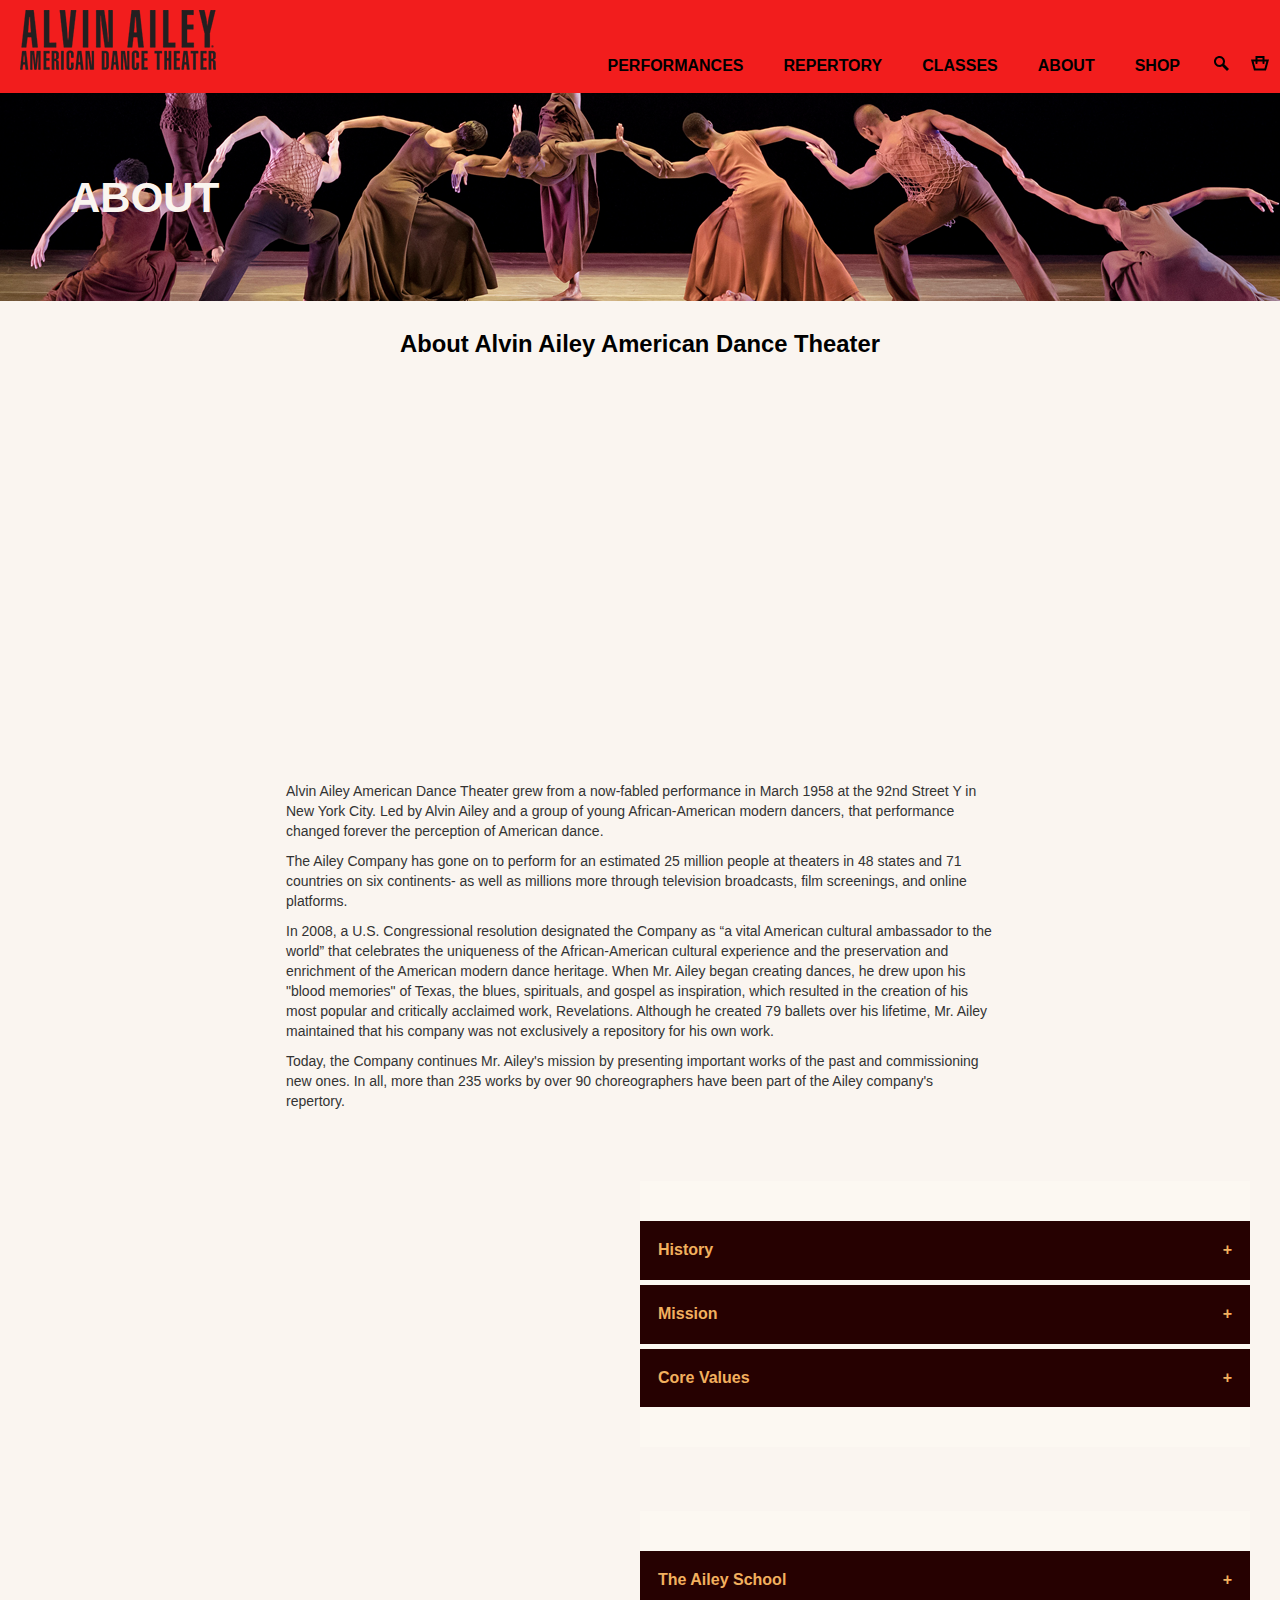
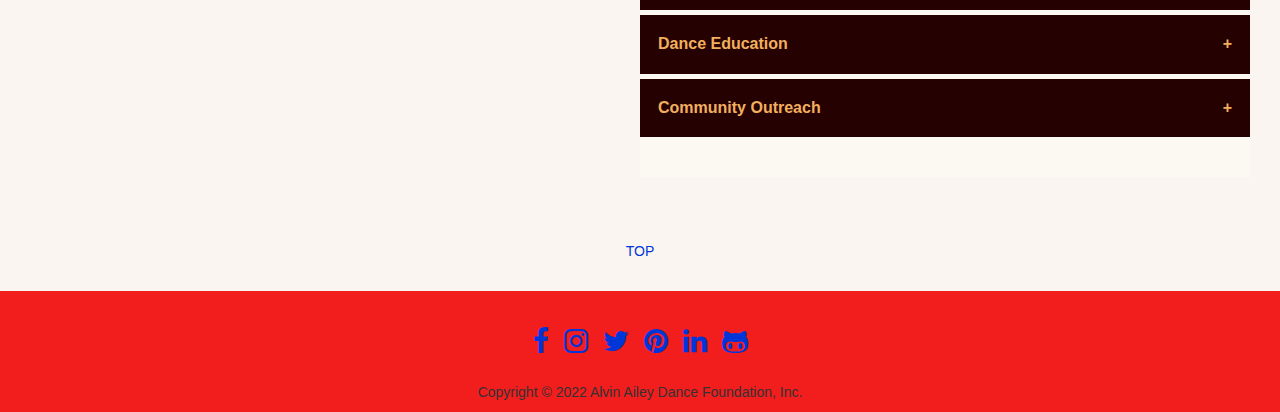
<file: about.html>
<html lang="en">
    <head>
        <meta http-equiv="Content-Type" content="text/html; charset=UTF-8" />
        <meta name="viewport" content="width=device-width, initial-scale=1" />
        <!-- START BOOTSTRAP 5 CDN -->
            <!-- Latest compiled and minified CSS -->
            <link rel="stylesheet" href="https://maxcdn.bootstrapcdn.com/bootstrap/3.4.1/css/bootstrap.min.css">
      
      <!-- /END BOOTSTRAP 5 CDN -->
      <link rel="stylesheet" href="https://cdnjs.cloudflare.com/ajax/libs/font-awesome/4.7.0/css/font-awesome.min.css" />
      <link rel="stylesheet" type="text/css" href="./assets/stylesheets/styles.css" />
        <title>Alvin Ailey American Dance Company - Case Study</title>
      
      </head>
      
      <body>
        <header>
          <a class="logo" href="index.html"><span><img src="assets/images/aailey-logo3.png" alt="Alvin Ailey American Dance Company"></span></a>
          <nav>
            <ul>
              <li><img src="assets/images/shoppingcart.png" width="40" alt="shopping cart"></li>
              <li><img src="assets/images/magglass.png" width="40" alt="search"></li>
              <li><a href="shop.html">SHOP</a></li>
              <li class="active-page"><a href="about.html">ABOUT</a></li>
              <li><a href="classes.html">CLASSES</a></li>  
              <li><a href="repertory.html">REPERTORY</a></li>
              <li><a href="performances.html">PERFORMANCES</a></li>
               
            </ul>
      
            <div class="dropdown">
              <button class="dropbtn">MENU</button>
              <div class="dropdown-content">
                <a href="performances.html">Performances</a>
                <a href="repertory.html">Repertory</a>
                <a href="classes.html">Classes</a>
                <a class="active-menu-item" href="about.html">About</a>
                <a href="shop.html">Shop</a>
              </div>
            </div>
          </nav>
        </header>

<!-- HEADER IMAGE -->
        <section>
          <header class="page-5"><span class="banner-label">ABOUT</span></header>
      </section>



  <article style="width: 60%; margin: auto;">
    <div style="vertical-align: top; min-width: 500px; padding: 30px;">
  
      <h1 style="text-align: center;">About Alvin Ailey American Dance Theater</h1>
    
      <p style="text-align: center; padding-bottom: 30px;">
        <!-- class="float-right padding-left" -->
        <iframe width="640" height="360" src="https://www.youtube.com/embed/PHcM4HJEgs4" title="YouTube video player" frameborder="0" allow="accelerometer; autoplay; clipboard-write; encrypted-media; gyroscope; picture-in-picture" allowfullscreen></iframe><br>
      
      </p>
      <p>

          Alvin Ailey American Dance Theater grew from a now-fabled performance in March 1958 at the 92nd Street Y in New York City. Led by Alvin Ailey and a group of young African-American modern dancers, that performance changed forever the perception of American dance.
      </p>
       <p> The Ailey Company has gone on to perform for an estimated 25 million people at theaters in 48 states and 71 countries on six continents- as well as millions more through television broadcasts, film screenings, and online platforms.
       </p>   
       <p>
          In 2008, a U.S. Congressional resolution designated the Company as “a vital American cultural ambassador to the world” that celebrates the uniqueness of the African-American cultural experience and the preservation and enrichment of the American modern dance heritage. When Mr. Ailey began creating dances, he drew upon his "blood memories" of Texas, the blues, spirituals, and gospel as inspiration, which resulted in the creation of his most popular and critically acclaimed work, Revelations. Although he created 79 ballets over his lifetime, Mr. Ailey maintained that his company was not exclusively a repository for his own work.
        </p>
        <p> 
          Today, the Company continues Mr. Ailey's mission by presenting important works of the past and commissioning new ones. In all, more than 235 works by over 90 choreographers have been part of the Ailey company's repertory.
      </p>
    
    </div>
  </article>
  

  <section>
  <div style="padding: 30px; width: 100%; text-align: left">

    <!-- iframe width="480" height="270" src="https://www.youtube.com/embed/PHcM4HJEgs4?start=5" title="YouTube video player" frameborder="0" allow="accelerometer; autoplay; clipboard-write; encrypted-media; gyroscope; picture-in-picture" allowfullscreen></iframe -->

    <iframe width="480" height="270" src="https://www.youtube.com/embed/tNqaixKbrjs?start=24" title="YouTube video player" frameborder="0" allow="accelerometer; autoplay; clipboard-write; encrypted-media; gyroscope; picture-in-picture" allowfullscreen></iframe>


    <section style="width: 50%; float: right; padding: 40px 0px 40px 0px; background-color:#fcf8f2;">

      <button class="collapsible">History</button>
      <div class="content">
        <p>In 1958, Alvin Ailey founded Alvin Ailey American Dance Theater to carry out his vision of a company dedicated to enriching the American modern dance heritage and preserving the uniqueness of the African-American cultural experience. He established the Alvin Ailey American Dance Center (now The Ailey School) in 1969 and formed the Alvin Ailey Repertory Ensemble (now Ailey II) in 1974. Mr. Ailey was a pioneer of programs promoting arts in education, particularly those benefiting underserved communities. 
  </p><p>
          Mr. Ailey said, “I am trying to show the world we are all human beings, that color is not important, that what is important is the quality of our work, of a culture in which the young are not afraid to take chances and can hold onto their values and self-esteem, especially in the arts and in dance. That's what it's all about to me.”</p>
      </div>
      <span style="line-height:5px;">&nbsp;</span>
      <button class="collapsible">Mission</button>
      <div class="content">
        <p>The mission of Alvin Ailey Dance Foundation is to further the pioneering vision of the choreographer, dancer, and cultural leader Alvin Ailey by building an extended cultural community which provides dance performances, training and education, and community programs for all people. This performing arts community plays a crucial social role, using the beauty and humanity of the African-American heritage and other cultures to unite people of all races, ages and backgrounds.</p>
      </div>

      <span style="line-height:5px;">&nbsp;</span>
      <button class="collapsible">Core Values</button>
      <div class="content">
        <p>
          <ul>
            <li><b>Reaching Excellence - Innovation with Passion:</b> Alvin Ailey's ground-breaking legacy drives us to ever-greater heights of excellence, which we pursue with integrity, commitment, and creativity - now and into the future.</li>
            <li><b>Moved to Inspire - Inspired to Move:</b> Mr. Ailey taught us to “hold a mirror to society so that people can see how beautiful they are.” Our performances and programs illuminate the spirit, unlock potential, and spark change.</li>
            <li><b>Build Community - Celebrate Diversity:</b> The Ailey organization expresses itself through the universal language of dance, rooted in African-American tradition. On stage and off, we seek to bring together an inclusive community.</li>
            <li><b>Progress with Purpose - Perform with Respect:</b> We connect through a common love of dance and treasure our heritage. We aim to be collaborative and nimble, while maintaining a cohesive and supportive work environment.</li>
          </ul>
         </p>
      </div>
    </section>
    

  </div>
  </section>

  <section>
    <div style="padding: 30px; width: 100%; text-align: left">
  
      <!-- iframe width="480" height="270" src="https://www.youtube.com/embed/PHcM4HJEgs4?start=5" title="YouTube video player" frameborder="0" allow="accelerometer; autoplay; clipboard-write; encrypted-media; gyroscope; picture-in-picture" allowfullscreen></iframe -->

      <iframe width="480" height="270" src="https://www.youtube.com/embed/OEAONfgYCwc" title="YouTube video player" frameborder="0" allow="accelerometer; autoplay; clipboard-write; encrypted-media; gyroscope; picture-in-picture" allowfullscreen></iframe>
  
      <section style="width: 50%; float: right; padding: 40px 0px 40px 0px; background-color:#fcf8f2;">
  
        <button class="collapsible">The Ailey School</button>
        <div class="content">
          <p>The Ailey School honors the vision of Alvin Ailey by providing superior professional dance training and artistic leadership. Students of all ages and nationalities come from all over the world to train in our nurturing environment of creativity, passion, and professionalism through an accredited curriculum led by esteemed faculty, staff, and choreographers who produce outstanding dance professionals of tomorrow.
    </p><p>
            Mr. Ailey said, “I am trying to show the world we are all human beings, that color is not important, that what is important is the quality of our work, of a culture in which the young are not afraid to take chances and can hold onto their values and self-esteem, especially in the arts and in dance. That's what it's all about to me.”</p>
        </div>
        <span style="line-height:5px;">&nbsp;</span>
        <button class="collapsible">Dance Education</button>
        <div class="content">
          <p>Our prestigious faculty trains 3,500 students annually in our Professional Division and Junior Division programs for aspiring dancers.</p>
          <p>Since 1969 and guided by Mr. Ailey's mission that dance is for everybody, the School offers programs for aspiring dancers with 3 to 5 years prior dance training, as well as open classes for professionals and recreational classes for dance enthusiasts of all levels.</p>  
          <p>A proven path to success, The Ailey School has trained 75% of the current members of the Alvin Ailey American Dance Theater and our alumni have forged successful careers throughout the globe as performers, choreographers, artistic directors, and dance educators. 
            </p>
        </div>
  
        <span style="line-height:5px;">&nbsp;</span>
        <button class="collapsible">Community Outreach</button>
        <div class="content">
          <p>
            Working in public and charter schools, Ailey Arts In Education conducts week-long residencies in cities where Alvin Ailey American Dance Theater performs on tour. The residencies follow a unique Revelations or Night Creature curriculum, designed for school-age youth. Each curriculum introduces students to the life and accomplishments of Alvin Ailey and one of his signature works.
           </p>
        </div>
      </section>
      
  
    </div>
    </section>

    <div class="to-top"><a href="#">TOP</a></div>

    <footer style="width: 100%; justify-content: center;">
      <div class="social-icon" style="justify-content: center;">
        <!-- Facebook -->
        <a href="index.html" target="_blank" class="fa fa-facebook-f fa-lg fa-2x padding-right"></a>
        <!--Instagram-->
        <a href="index.html" target="_blank" class="fa fa-instagram fa-lg fa-2x padding-right"></a>
        <!-- Twitter -->
        <a href="index.html" target="_blank" class="fa fa-twitter fa-lg fa-2x padding-right"></a>
        <!-- Pinterest -->
        <a href="index.html" target="_blank" class="fa fa-pinterest fa-lg fa-2x padding-right"></a>
        <!-- Linkedin -->
        <a href="index.html" target="_blank" class="fa fa-linkedin fa-lg fa-2x padding-right"></a>
        <!-- GitHub -->
        <a href="index.html" target="_blank" class="fa fa-github-alt fa-lg fa-2x"></a>
      </div>
      <div style="text-align: center">
        Copyright &#169; 2022 Alvin Ailey Dance Foundation, Inc.
      </div>
  
    </footer>

  <script>
    var coll = document.getElementsByClassName("collapsible");
    var i;
    
    for (i = 0; i < coll.length; i++) {
      coll[i].addEventListener("click", function() {
        this.classList.toggle("active");
        var content = this.nextElementSibling;
        if (content.style.maxHeight){
          content.style.maxHeight = null;
        } else {
          content.style.maxHeight = content.scrollHeight + "px";
        } 
      });
    }
    </script>

               <!-- jQuery library -->
               <script src="https://ajax.googleapis.com/ajax/libs/jquery/3.6.0/jquery.min.js"></script>
      
               <!-- Latest compiled JavaScript -->
              <script src="https://maxcdn.bootstrapcdn.com/bootstrap/3.4.1/js/bootstrap.min.js"></script> 
</body>

</html>
</file>
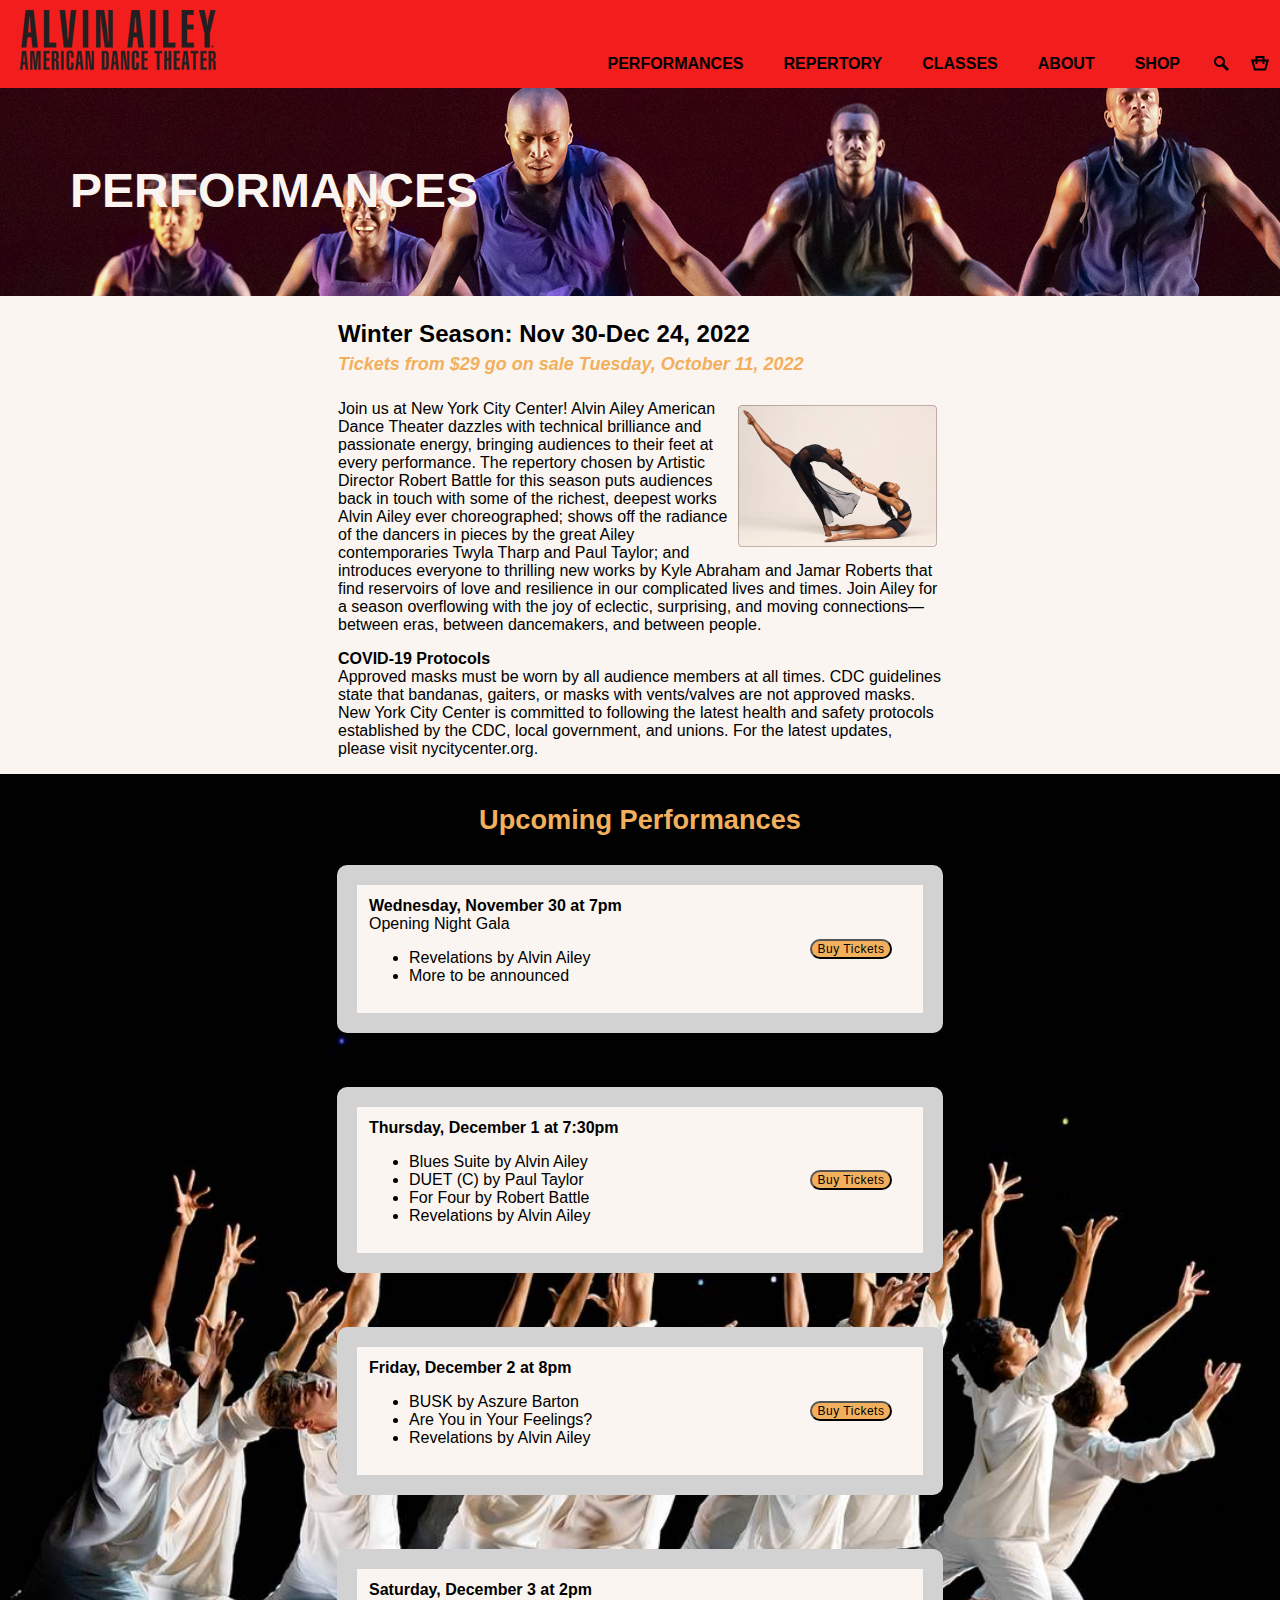
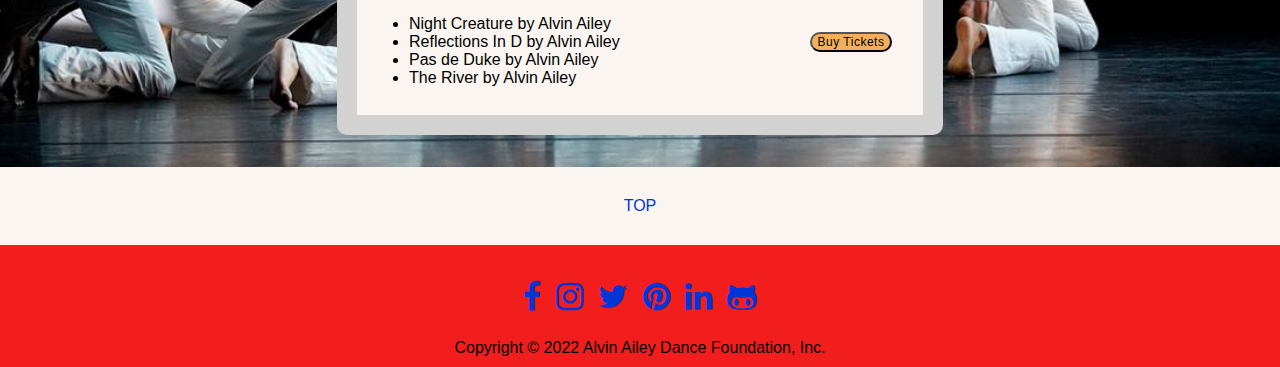
<file: performances.html>
<!DOCTYPE html>
<html>

<head>
  <meta http-equiv="Content-Type" content="text/html; charset=UTF-8" />
  <meta name="viewport" content="width=device-width, initial-scale=1" />
  <link rel="stylesheet" href="https://cdnjs.cloudflare.com/ajax/libs/font-awesome/4.7.0/css/font-awesome.min.css" />
  <link rel="stylesheet" type="text/css" href="./assets/stylesheets/styles.css" />
  <title>Alvin Ailey American Dance Company - Case Study</title>
</head>

<body>
    <header>
        <a class="logo" href="index.html"><span><img src="assets/images/aailey-logo3.png" alt="Alvin Ailey American Dance Company"></span></a>
        <nav>
          <ul>
            <li><img src="assets/images/shoppingcart.png" width="40" alt="shopping cart"></li>
            <li><img src="assets/images/magglass.png" width="40" alt="search"></li>
            <li><a href="shop.html">SHOP</a></li>
            <li><a href="about.html">ABOUT</a></li>
            <li><a href="classes.html">CLASSES</a></li>  
            <li><a href="repertory.html">REPERTORY</a></li>
            <li><a class="active-page" href="performances.html">PERFORMANCES</a></li>
             
          </ul>
    
          <div class="dropdown">
            <button class="dropbtn">MENU</button>
            <div class="dropdown-content">
              <a class="active-menu-item" href="performances.html">Performances</a>
              <a href="repertory.html">Repertory</a>
              <a href="classes.html">Classes</a>
              <a href="about.html">About</a>
              <a href="shop.html">Shop</a>
            </div>
          </div>
        </nav>
      </header>
    <!-- HEADER IMAGE -->
<section>
    <header class="page-2"><span class="banner-label">PERFORMANCES</span></header>
</section>
  <article style="width: 100%;">

                 <!-- START Top Tour Text -->

                 <div class="container" style="width: 55%; min-width: 500px; margin: auto;">
                    <p class="text-topheadline" style="padding-left: 10px; padding-right: 10px;">
                    Winter Season: Nov 30-Dec 24, 2022<br>
                    <span style="color: #F2B05E; font-weight: bold; font-style: italic; font-size: 18px;">Tickets from $29 go on sale Tuesday, October 11, 2022</span></p>
                    <p style="padding-left: 10px; padding-right: 10px;"><img src="assets/images/ailey-performancesduo-inset.png" alt="Duo performing Tour" class="image-fluid rounded float-right" style="padding: 5px;">Join us at New York City Center! Alvin Ailey American Dance Theater dazzles with technical brilliance and passionate energy, bringing audiences to their feet at every performance. The repertory chosen by Artistic Director Robert Battle for this season puts audiences back in touch with some of the richest, deepest works Alvin Ailey ever choreographed; shows off the radiance of the dancers in pieces by the great Ailey contemporaries Twyla Tharp and Paul Taylor; and introduces everyone to thrilling new works by Kyle Abraham and Jamar Roberts that find reservoirs of love and resilience in our complicated lives and times. Join Ailey for a season overflowing with the joy of eclectic, surprising, and moving connections—between eras, between dancemakers, and between people. </p>
                    <p style="padding-left: 10px; padding-right: 10px;"><b>COVID-19 Protocols</b><br>
                    Approved masks must be worn by all audience members at all times. CDC guidelines state that bandanas, gaiters, or masks with vents/valves are not approved masks. New York City Center is committed to following the latest health and safety protocols established by the CDC, local government, and unions. For the latest updates, please visit nycitycenter.org.</p>
                
                </div>
              <!-- END Top Tour Text -->



<!-- START PERFORMANCES CARD LISTS -->
<div class="tour-page" style="padding: 30px;">
<div class="container" style="width: 50%; vertical-align: top; margin: auto;">
    <h1 style="text-align: center; color:#F2B05E">Upcoming Performances</h1>

    <!-- START Nested Table 1 -->
    <table style="width: 100%;">
        <tr>
            <td style="border-radius: 10px; padding: 20px; background-color: #d2d2d2;">
             
                <table style="width: 100%; background-color: #FAF5F0;">
                <tr>
                    <td><b>Wednesday, November 30 at 7pm</b><br>Opening Night Gala<br>
                    <ul>
                        <li>Revelations by Alvin Ailey</li>
                        <li>More to be announced</li>
                    </ul></td>
                    <td class="buytix" style="text-align:center;"><button type="button" class="button-buytix rounded-pill" style="background-color: #F2B05E">Buy Tickets</button></td>
                </tr>
                </table>

            </td>
        </tr>
    </table>
    <!-- END Nested Table 1 -->

<p>&nbsp;</p>
    <!-- START Nested Table 2 -->
        <table style="width: 100%;">
        <tr>
            <td style="border-radius: 10px; padding: 20px; background-color: #d2d2d2;">
                <table style="width: 100%; background-color: #FAF5F0;">
                <tr>
                    <td><b>Thursday, December 1 at 7:30pm</b><br>
                    <ul>
                      <li>Blues Suite by Alvin Ailey</li>
                        <li>DUET (C) by Paul Taylor</li>
                        <li>For Four by Robert Battle</li>
                        <li>Revelations by Alvin Ailey</li>
                    </ul>
                    </td>
                    <td class="buytix" style="text-align:center;"><button type="button" class="button-buytix rounded-pill" style="background-color: #F2B05E">Buy Tickets</button>
                    </td>
                </tr>
                </table>
            </td>    
        </tr>
        </table>
    <!-- END Nested Table 2 -->

    <p>&nbsp;</p>
    <!-- START Nested Table 3 -->
        <table style="width: 100%;">
        <tr>
            <td style="border-radius: 10px; padding: 20px; background-color: #d2d2d2;">
                <table style="width: 100%; background-color: #FAF5F0;">
                <tr>
                    <td><b>Friday, December 2 at 8pm</b><br>
                    <ul>
                      <li>BUSK by Aszure Barton</li>
                        <li>Are You in Your Feelings?</li>
                        <li>Revelations by Alvin Ailey</li>
                    </ul>
                    </td>
                    <td class="buytix" style="text-align:center;"><button type="button" class="button-buytix rounded-pill" style="background-color: #F2B05E">Buy Tickets</button>
                    </td>
                </tr>
                </table>
            </td>    
        </tr>
        </table>
    <!-- END Nested Table 3 -->

    <p>&nbsp;</p>
    <!-- START Nested Table 4 -->
        <table style="width: 100%;">
        <tr>
            <td style="border-radius: 10px; padding: 20px; background-color: #d2d2d2;">
                <table style="width: 100%; background-color: #FAF5F0;">
                <tr>
                    <td><b>Saturday, December 3 at 2pm</b>
                    <ul>
                        <li>Night Creature by Alvin Ailey</li>
                        <li>Reflections In D by Alvin Ailey</li>
                        <li>Pas de Duke by Alvin Ailey</li>
                        <li>The River by Alvin Ailey</li>
                    </ul>
                    </td>
                    <td class="buytix" style="text-align:center;"><button type="button" class="button-buytix rounded-pill" style="background-color: #F2B05E">Buy Tickets</button>
                    </td>
                </tr>
                </table>
            </td>    
        </tr>
        </table>
    <!-- END Nested Table 4 -->

    </div>
</div>



  <div class="to-top"><a href="#">TOP</a></div>

  <footer style="width: 100%; justify-content: center;">
    <div class="social-icon" style="justify-content: center;">
      <!-- Facebook -->
      <a href="index.html" target="_blank" class="fa fa-facebook-f fa-lg fa-2x padding-right"></a>
      <!--Instagram-->
      <a href="index.html" target="_blank" class="fa fa-instagram fa-lg fa-2x padding-right"></a>
      <!-- Twitter -->
      <a href="index.html" target="_blank" class="fa fa-twitter fa-lg fa-2x padding-right"></a>
      <!-- Pinterest -->
      <a href="index.html" target="_blank" class="fa fa-pinterest fa-lg fa-2x padding-right"></a>
      <!-- Linkedin -->
      <a href="index.html" target="_blank" class="fa fa-linkedin fa-lg fa-2x padding-right"></a>
      <!-- GitHub -->
      <a href="index.html" target="_blank" class="fa fa-github-alt fa-lg fa-2x"></a>
    </div>
    <div style="text-align: center">
      Copyright &#169; 2022 Alvin Ailey Dance Foundation, Inc.
    </div>

  </footer>


             <!-- jQuery library -->
             <script src="https://ajax.googleapis.com/ajax/libs/jquery/3.6.0/jquery.min.js"></script>
      
             <!-- Latest compiled JavaScript -->
            <script src="https://maxcdn.bootstrapcdn.com/bootstrap/3.4.1/js/bootstrap.min.js"></script> 
</body>

</html>
</file>
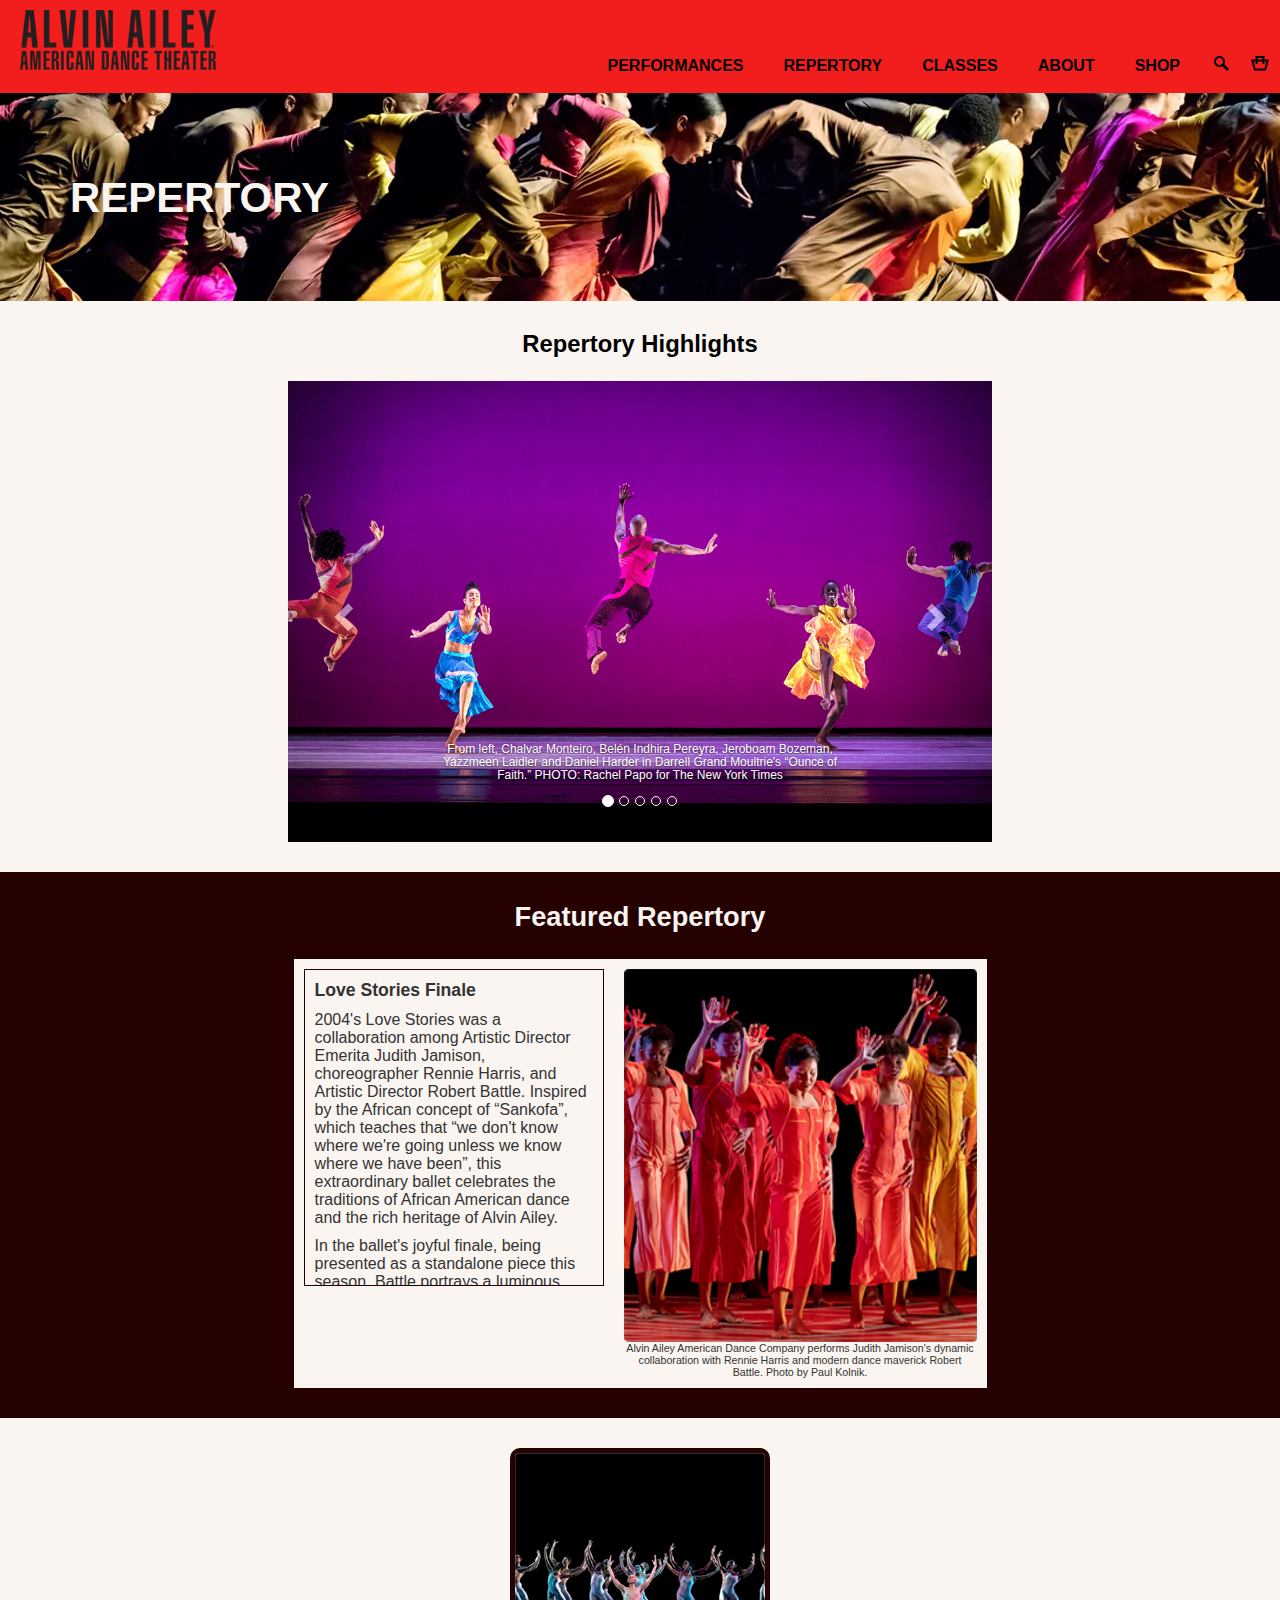
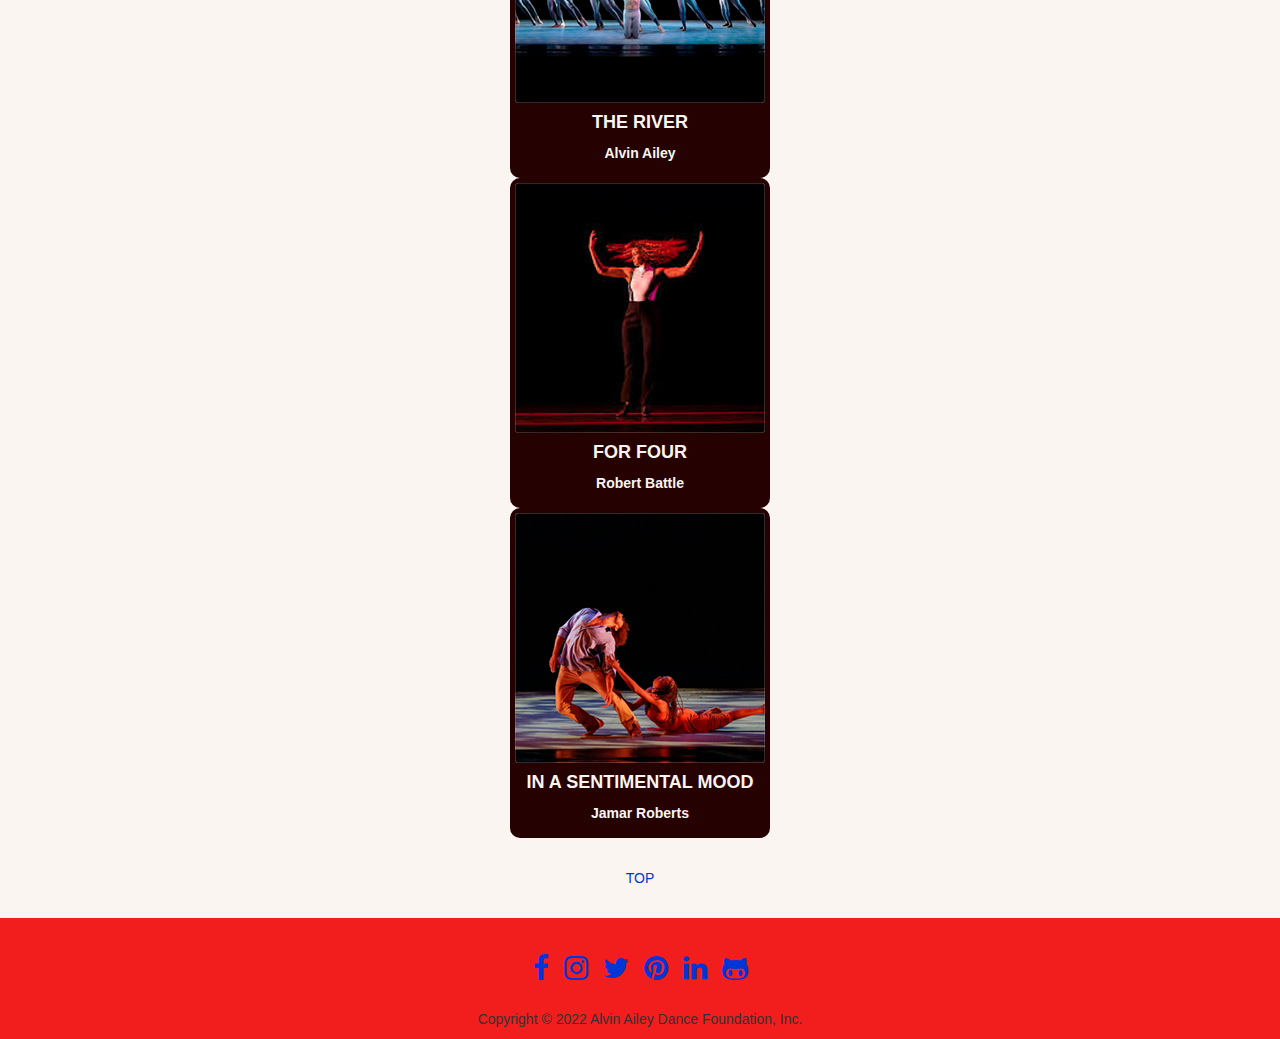
<file: repertory.html>
<html lang="en">
    <head>
        <meta http-equiv="Content-Type" content="text/html; charset=UTF-8" />
        <meta name="viewport" content="width=device-width, initial-scale=1" />
        <!-- Bootstrap CSS -->
        <link href="https://cdn.jsdelivr.net/npm/bootstrap@5.1.3/dist/css/bootstrap.min.css" rel="stylesheet" integrity="sha384-1BmE4kWBq78iYhFldvKuhfTAU6auU8tT94WrHftjDbrCEXSU1oBoqyl2QvZ6jIW3" crossorigin="anonymous" />
        <!-- START BOOTSTRAP 5 CDN -->
            <!-- Latest compiled and minified CSS -->
            <link rel="stylesheet" href="https://maxcdn.bootstrapcdn.com/bootstrap/3.4.1/css/bootstrap.min.css" />
      <!-- /END BOOTSTRAP 5 CDN -->      
      <link rel="stylesheet" href="https://cdnjs.cloudflare.com/ajax/libs/font-awesome/4.7.0/css/font-awesome.min.css" />
      <link rel="stylesheet" type="text/css" href="assets/stylesheets/styles-repertory.css">
        
      <title>Alvin Ailey American Dance Company - Case Study</title>

        <style>
          div.scrolling {
            width: 300px;
            height: 317px;
            padding: 10px;
            border: #260101 solid 1px;
            overflow: auto;
            /* auto - similar to scroll, but it adds scrollbars only when necessary */
            /* overflow is shortcut for overflow-y and overflow-x */
            /* https://www.w3schools.com/cssref/tryit.asp?filename=trycss3_overflow-x */
            /* https://www.w3schools.com/howto/howto_css_custom_scrollbar.asp */
          }
        </style>
      </head>
      
      <body>
        <header>
          <a class="logo" href="index.html"><span><img src="assets/images/aailey-logo3.png" alt="Alvin Ailey American Dance Company"></span></a>
          <nav>
            <ul>
              <li><img src="assets/images/shoppingcart.png" width="40" alt="shopping cart"></li>
              <li><img src="assets/images/magglass.png" width="40" alt="search"></li>
              <li><a href="shop.html">SHOP</a></li>
              <li><a href="about.html">ABOUT</a></li>
              <li class="active-page"><a href="classes.html">CLASSES</a></li>  
              <li><a href="repertory.html">REPERTORY</a></li>
              <li><a href="performances.html">PERFORMANCES</a></li>
               
            </ul>
      
            <div class="dropdown">
              <button class="dropbtn">MENU</button>
              <div class="dropdown-content">
                <a href="performances.html">Performances</a>
                <a href="repertory.html">Repertory</a>
                <a class="active-menu-item" href="classes.html">Classes</a>
                <a href="about.html">About</a>
                <a href="shop.html">Shop</a>
              </div>
            </div>
          </nav>
        </header>

<!-- HEADER IMAGE -->
        <section>
          <header class="page-3"><span class="banner-label">REPERTORY</span></header>
      </section>

<!-- START PAGE CONTENT -->

<section>
  <div class="carousel-area" style="width: 55%; min-width: 500px; vertical-align: top; margin: auto;">
    <p>&nbsp;</p>
    <h1 style="text-align:center">Repertory Highlights</h1>
      <div id="myCarousel" class="carousel slide" data-ride="carousel">
          <!--Indicators-->
          <ol class="carousel-indicators">
              <li data-target="#myCarousel" data-slide-to="0" class="active"></li>
              <li data-target="#myCarousel" data-slide-to="1"></li>
              <li data-target="#myCarousel" data-slide-to="2"></li>
              <li data-target="#myCarousel" data-slide-to="3"></li>
              <li data-target="#myCarousel" data-slide-to="4"></li>
          </ol>

          <!-- Warapper for Slides-->
          <div class="carousel-inner">
              <div class="item active">
                  <img src="./assets/images/aailey-carousel1.png" alt="A Ailey image 1" style="width:100%; background-color: #faf5f0;" />
                  <div class="carousel-caption">
                      <h6>From left, Chalvar Monteiro, Belén Indhira Pereyra, Jeroboam Bozeman, Yazzmeen Laidler and
                          Daniel Harder in Darrell Grand Moultrie's “Ounce of Faith.” PHOTO: Rachel Papo for The New York Times</h6>
                  </div>
              </div>

              <div class="item" style="background: color #faf5f0;">
                  <img src="./assets/images/aailey-carousel2.png" alt="A Ailey image 2" style="width:100%; background-color: #faf5f0;" />
                  <div class="carousel-caption">
                      <h6>Alvin Ailey's Renee Robinson (center) performs "Revelations" at the Fox Theatre in Atlanta. PHOTO: Nan Melville</h6>
                  </div>
              </div>

              <div class="item">
                  <img src="./assets/images/aailey-carousel3.png" alt="A Ailey image 3" style="width:100%; background-color: #faf5f0;" />
                  <div class="carousel-caption">
                      <h6>Alvin Ailey American Dance Theater performing Judith Jamison's, “Divining,” at the Auditorium Theater
                          in Chicago. PHOTO: Nan Melville</h6>
                  </div>
              </div>

              <div class="item">
                  <img src="./assets/images/aailey-carousel4.png" alt="A Ailey image 4" style="width:100%; background-color: #faf5f0;" />
                  <div class="carousel-caption">
                      <h6>Visually clear, emotionally powerful movement, set to stirring spirituals, has made Alvin Ailey's
                          "Revelations" the most beloved of modern dance works. PHOTO: Gary Malerba</h6>
                  </div>
              </div>

              <div class="item">
                  <img src="./assets/images/aailey-carousel5.png" alt="A Ailey image 5" style="width:100%; background-color: #faf5f0;" />
                  <div class="carousel-caption">
                      <h6>The Alvin Ailey American Dance Theater, performing the premiere of “EN” by Jessica Lang at the 
                          David H. Koch Theater of Lincoln Center in June. PHOTO: Andrea Mohin for The New York Times</h6>
                  </div>
              </div>



          </div>

          <!-- Left and Right Controls -->
          <a class="left carousel-control" href="#myCarousel" data-slide="prev">
              <span class="glyphicon glyphicon-chevron-left"></span>
              <span class="sr-only">Previous</span>
          </a>
          <a class="right carousel-control" href="#myCarousel" data-slide="next">
              <span class="glyphicon glyphicon-chevron-right"></span>
              <span class="sr-only">Next</span>
          </a>
      </div>
  </div>
</section>

<!-- END CAROUSEL -->
<p>&NonBreakingSpace;</p>
<!-- START FEATURED REPERTORY AND SCROLLBAR TEXT -->

<section>
  <table style="width:100%;">
    <tr>
      <td style="background-color: #260101; padding-bottom: 30px; padding-top: 30px; width: 100%; text-align: center">

        <h1 style="text-align: center; color: #faf5f0;">Featured Repertory</h1>


        <!-- START NESTED TABLE FOR SCOLLBAR TEXT -->
    

        <table style="width: 55%; min-width: 400px; border-radius: 10px; vertical-align: top; margin: auto;">
          <tr>
            <td style="vertical-align:top; background-color: #faf5f0;">
              
              <!-- article -->
                <div class="scrolling">
                  <p style=" font-size: 1.1em; font-weight: bold;">Love Stories Finale</p>
                  <p>
                    2004's Love Stories was a collaboration among Artistic Director Emerita Judith Jamison, choreographer Rennie Harris, and Artistic Director Robert Battle. Inspired by the African concept of “Sankofa”, which teaches that “we don't know where we're going unless we know where we have been”, this extraordinary ballet celebrates the traditions of African American dance and the rich heritage of Alvin Ailey.
                    </p>
                    <p>
                    In the ballet's joyful finale, being presented as a standalone piece this season, Battle portrays a luminous future built on the lessons and legacy of the past. The New York Times called it “astoundingly well danced…a breakthrough in creative choreography” and The Atlanta Journal-Constitution proclaimed, “It's a party!”
                  </p>
                  <p>
                  Love Stories was created through the Ailey New Works Fund, supported by Altria Group, Inc.
                  </p>  
                   <p>This work was supported by the Ailey New Choreography Initiative, sponsored by AT&T.</p> 
                   <p>Major support for Love Stories was provided by Ford Foundation.</p> 
                   <p>
                    <b>Love Stories Finale</b><br>
                    Music Credit Information:<br>
                    Song: “Fingertips Part 1 and 2” written by Clarence Paul and Henry Cosby, Used by Permission of Jobete Music Co. INC. and Stone Age Music.
                  </p>
                </div>
              <!-- /article -->

            </td>
            <td style="text-align:center; background-color: #faf5f0;">
              <img src="assets/images/aailey-featuredrep-lovestories.jpg" width="100%" alt="Featured Repertory: Love Stories"><br>
              <span style="width: 315px; font-size: 8pt;">Alvin  Ailey American Dance Company  performs Judith Jamison's dynamic collaboration with Rennie Harris and modern dance maverick Robert Battle. Photo by Paul Kolnik.</span>
            </td>
          </tr>
        </table>
    
      </td>
    </tr>
  </table>
</section>

<!-- END SCROLLABLE TEXT AREA -->

<p>&NonBreakingSpace;</p>

<!-- START TRIPLE REPERTORY CARDS -->
<section style="width: 100%; justify-content: center;">

        <!-- START CONTAINER FOR CARD COLUMNS -->

        <div class="container" style="justify-content: center;">
          <div class="row" style="justify-items: center;">
    
            <div class="col">
                <!-- CARD NUMBER 1-->
                <div class="card" style="width: auto; max-width: fit-content; border-radius: 10px; padding: 5px; background-color: #260101;">
                  <div class="card-body" style="text-align:center">
                    <img class="card-img-top" src="assets/images/aailey-rep-theriver.png" alt="The River by Alvin Ailey">
                    <h4 class="card-title" style="color:#faf5f0; font-weight:bold;">THE&nbsp;RIVER</h4>
                    <p class="card-text" style="color:#faf5f0; font-weight:bold;">Alvin Ailey</p>
                  </div>
                </div>
            </div>

            <div class="col">
                <!-- CARD NUMBER 2-->
                <div class="card" style="width: auto; max-width: fit-content; border-radius: 10px; padding: 5px; background-color: #260101;">
                  <div class="card-body" style="text-align:center">
                    <img class="card-img-top" src="assets/images/aailey-rep-forfour.png" alt="For Four">
                    <h4 class="card-title" style="color:#faf5f0; font-weight:bold;">FOR&nbsp;FOUR</h4>
                    <p class="card-text" style="color:#faf5f0; font-weight:bold;">Robert Battle</p>
                  </div>
                </div>
            </div>

            <div class="col">
                <!-- CARD NUMBER 3-->
                <div class="card" style="width: auto; max-width: fit-content; border-radius: 10px; padding: 5px; background-color: #260101;">
                  <div class="card-body" style="text-align:center">
                    <img class="card-img-top" src="assets/images/aailey-rep-sentimental.png" alt="In a Sentimental Mood">
                    <h4 class="card-title" style="color:#faf5f0; font-weight:bold;">IN A SENTIMENTAL MOOD</h4>
                    <p class="card-text" style="color:#faf5f0; font-weight:bold;">Jamar Roberts</p>     
                  </div>
                </div>
            </div>

          </div>
        </div>
          

</section>

<!-- END TRIPLE REPERTORY CARDS -->

  <div class="to-top"><a href="#">TOP</a></div>

  <footer style="width: 100%; justify-content: center;">
    <div class="social-icon" style="justify-content: center;">
      <!-- Facebook -->
      <a href="index.html" target="_blank" class="fa fa-facebook-f fa-lg fa-2x padding-right"></a>
      <!--Instagram-->
      <a href="index.html" target="_blank" class="fa fa-instagram fa-lg fa-2x padding-right"></a>
      <!-- Twitter -->
      <a href="index.html" target="_blank" class="fa fa-twitter fa-lg fa-2x padding-right"></a>
      <!-- Pinterest -->
      <a href="index.html" target="_blank" class="fa fa-pinterest fa-lg fa-2x padding-right"></a>
      <!-- Linkedin -->
      <a href="index.html" target="_blank" class="fa fa-linkedin fa-lg fa-2x padding-right"></a>
      <!-- GitHub -->
      <a href="index.html" target="_blank" class="fa fa-github-alt fa-lg fa-2x"></a>
    </div>
    <div style="text-align: center">
      Copyright &#169; 2022 Alvin Ailey Dance Foundation, Inc.
    </div>

  </footer>


           <!-- jQuery library -->
           <script src="https://ajax.googleapis.com/ajax/libs/jquery/3.6.0/jquery.min.js"></script>
    
           <!-- Latest compiled JavaScript -->
          <script src="https://maxcdn.bootstrapcdn.com/bootstrap/3.4.1/js/bootstrap.min.js"></script> 


  </body>
</html>
</file>
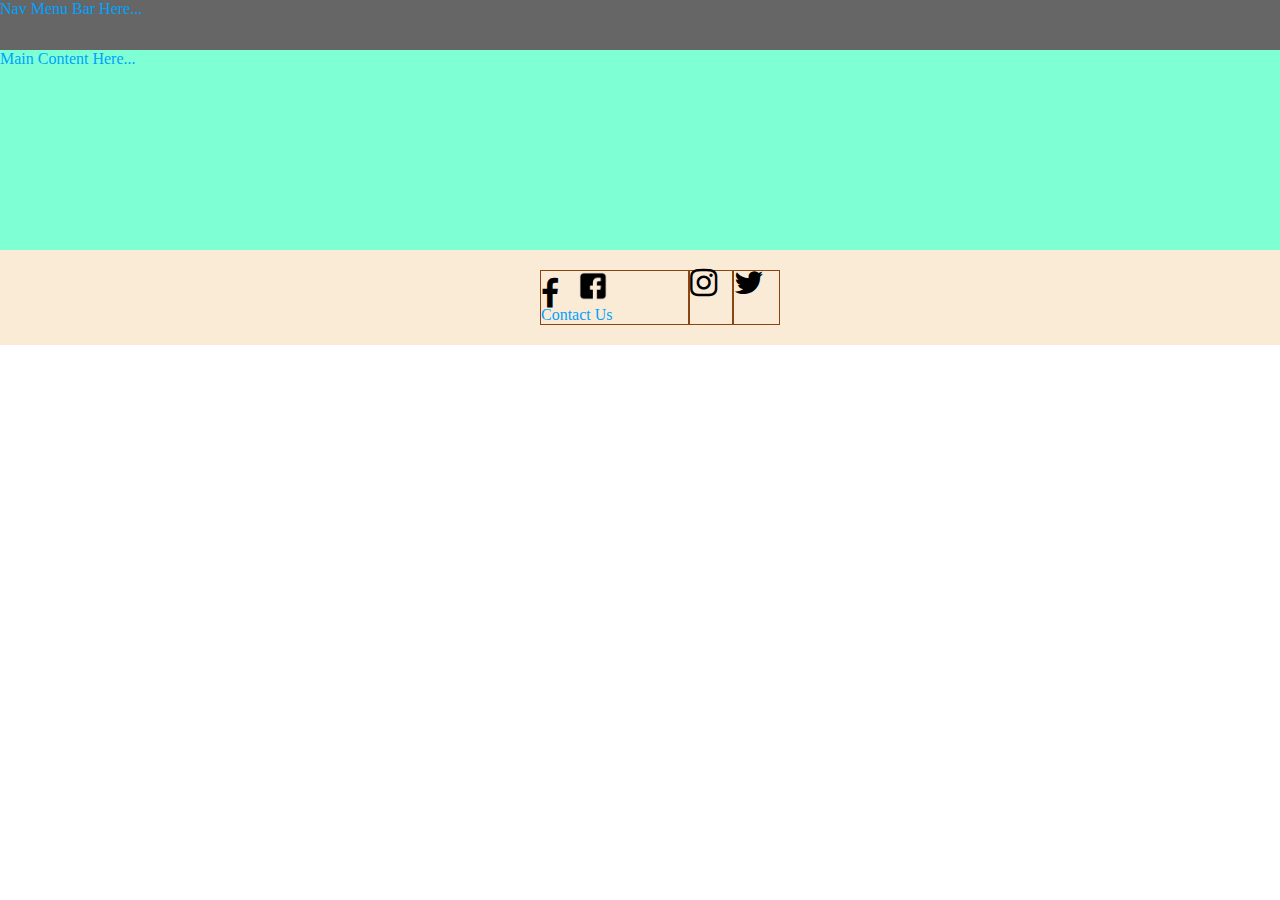
<file: social-media-footer.html>
<html lang="en">
<head>
    <meta charset="UTF-8">
    <meta http-equiv="X-UA-Compatible" content="IE=edge">
    <meta name="viewport" content="width=device-width, initial-scale=1.0">
    <title>Social Media Footer</title>
    <link rel="stylesheet" href="https://cdnjs.cloudflare.com/ajax/libs/font-awesome/4.7.0/css/font-awesome.min.css" />
    <style>

    body {
        margin: 0;
        color: #00a2ff;
    }

    nav {
        background-color: rgba(0, 0, 0, 0.6);
        width: 100%;
        height: 50px;
    }

    .content-area {
        width: 100%; 
        height: 200px; 
        background-color: aquamarine;
    }

    a {
        color: #000000;
        text-decoration: none;
    }

    .padding-right {
        padding-right: 15px;
    }

    footer {
        width: 100%;
        float: left;
        padding: 20px;
        display: flex;
        justify-content: center;
        background-color: antiquewhite;
    }

    footer a:hover.hover-color {
        color: #F21D1D;
        text-decoration: none;
    }

    footer > div {
        border: 1px saddlebrown solid;
    }
    </style>

</head>
<body>
    <header>
        <!-- nav menu bar-->
        <nav>Nav Menu Bar Here...</nav>
    </header>

    <!-- Main Content-->
    <section class="content-area">Main Content Here...</section>
    <footer>
        <div>
            <!--Facebook-->
            <a href="https://www.facebook.com" target="_blank" 
            class="fa fa-facebook-f fa-lg fa-2x hover-color padding-right"></a>
            <img src="./assets/images/facebook-logo.png" style="width: 30px; padding-right:80px;" />
            <div>Contact Us</div>
        </div>

        <div>
            <!-- Instagram -->
            <a href="https://www.instagram.com" target="_blank"
            class="fa fa-instagram fa-lg fa-2x hover-color padding-right"></a>
        </div>

        <div>
             <!-- Twitter -->
             <a href="https://www.twitter.com" target="_blank"
             class="fa fa-twitter fa-lg fa-2x hover-color padding-right"></a>
        </div>


        
    </footer>
</body>
</html>
</file>
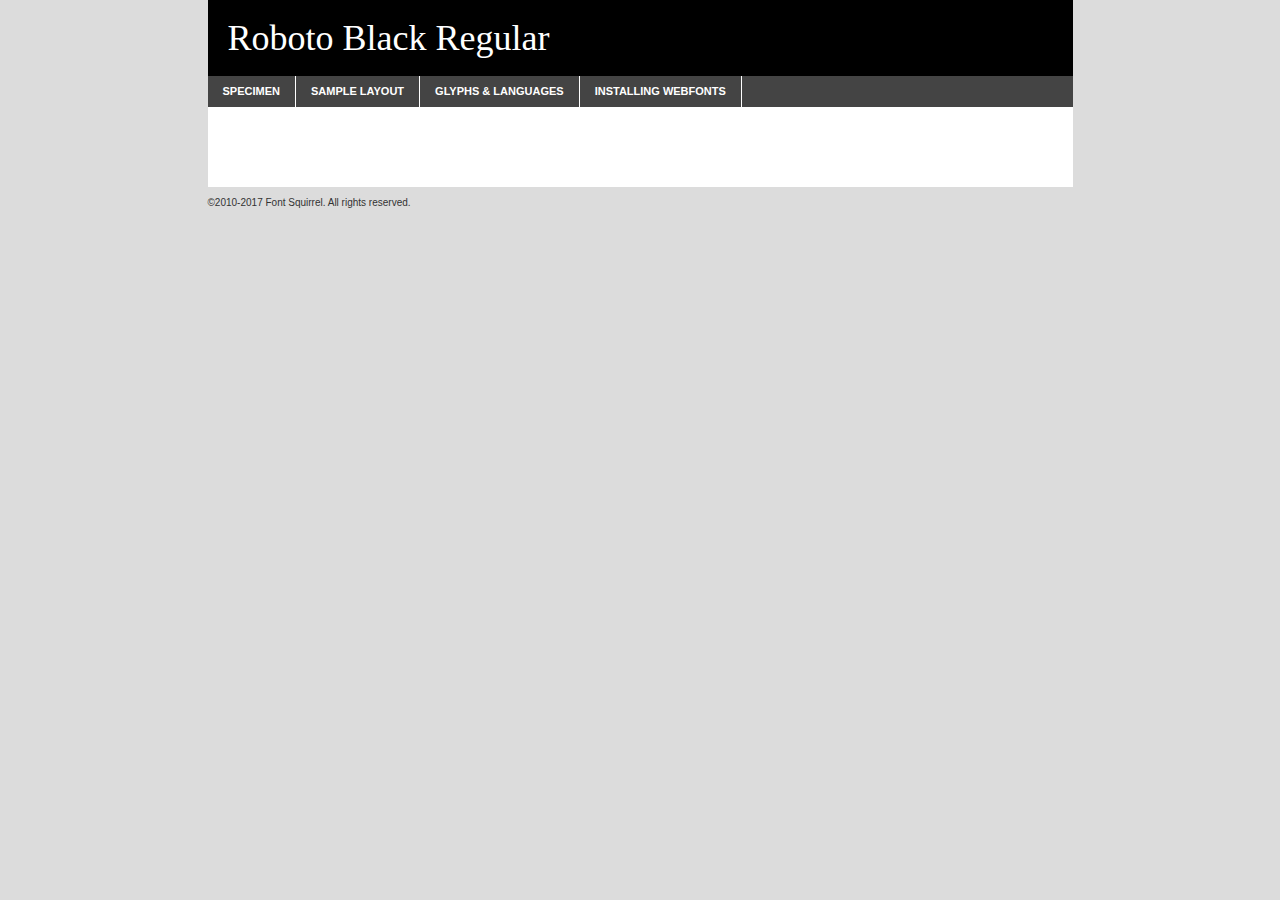
<file: assets/fonts/webfontkit-20221025-194020/roboto-black-demo.html>
<!DOCTYPE html PUBLIC "-//W3C//DTD XHTML 1.0 Transitional//EN"
        "http://www.w3.org/TR/xhtml1/DTD/xhtml1-transitional.dtd">

<html xmlns="http://www.w3.org/1999/xhtml" xml:lang="en" lang="en">
<head>
    <meta http-equiv="Content-Type" content="text/html; charset=utf-8"/>
    <script src="http://ajax.googleapis.com/ajax/libs/jquery/1.7.2/jquery.min.js" type="text/javascript" charset="utf-8"></script>
    <script type="text/javascript">
		(function($) {
			$.fn.easyTabs = function(option) {
				var param = jQuery.extend({ fadeSpeed: 'fast', defaultContent: 1, activeClass: 'active' }, option);
				$(this).each(function() {
					var thisId = '#' + this.id;
					if ( param.defaultContent == '' )
					{
						param.defaultContent = 1;
					}
					if ( typeof param.defaultContent == 'number' )
					{
						var defaultTab = $(thisId + ' .tabs li:eq(' + (param.defaultContent - 1) + ') a').attr('href').substr(1);
					}
					else
					{
						var defaultTab = param.defaultContent;
					}
					$(thisId + ' .tabs li a').each(function() {
						var tabToHide = $(this).attr('href').substr(1);
						$('#' + tabToHide).addClass('easytabs-tab-content');
					});
					hideAll();
					changeContent(defaultTab);

					function hideAll() {$(thisId + ' .easytabs-tab-content').hide();}

					function changeContent(tabId)
					{
						hideAll();
						$(thisId + ' .tabs li').removeClass(param.activeClass);
						$(thisId + ' .tabs li a[href=#' + tabId + ']').closest('li').addClass(param.activeClass);
						if ( param.fadeSpeed != 'none' )
						{
							$(thisId + ' #' + tabId).fadeIn(param.fadeSpeed);
						}
						else
						{
							$(thisId + ' #' + tabId).show();
						}
					}

					$(thisId + ' .tabs li').click(function() {
						var tabId = $(this).find('a').attr('href').substr(1);
						changeContent(tabId);
						return false;
					});
				});
			}
		})(jQuery);
    </script>
    <link rel="stylesheet" href="specimen_files/specimen_stylesheet.css" type="text/css" charset="utf-8"/>
    <link rel="stylesheet" href="stylesheet.css" type="text/css" charset="utf-8"/>

    <style type="text/css">
        		body {
			font-family: '';
        		}

            </style>

    <title>Roboto Black Regular Specimen</title>


    <script type="text/javascript" charset="utf-8">
		$(document).ready(function() {
			$('#container').easyTabs({ defaultContent: 1 });
		});
    </script>
</head>

<body>
<div id="container">
    <div id="header">
		Roboto Black Regular    </div>
    <ul class="tabs">
        <li><a href="#specimen">Specimen</a></li>
        <li><a href="#layout">Sample Layout</a></li>
		        <li><a href="#glyphs">Glyphs &amp; Languages</a></li>
        <li><a href="#installing">Installing Webfonts</a></li>

    </ul>

    <div id="main_content">


        <div id="specimen">

            <div class="section">
                <div class="grid12 firstcol">
                    <div class="huge">AaBb</div>
                </div>
            </div>

            <div class="section">
                <div class="glyph_range">A&#x200B;B&#x200b;C&#x200b;D&#x200b;E&#x200b;F&#x200b;G&#x200b;H&#x200b;I&#x200b;J&#x200b;K&#x200b;L&#x200b;M&#x200b;N&#x200b;O&#x200b;P&#x200b;Q&#x200b;R&#x200b;S&#x200b;T&#x200b;U&#x200b;V&#x200b;W&#x200b;X&#x200b;Y&#x200b;Z&#x200b;a&#x200b;b&#x200b;c&#x200b;d&#x200b;e&#x200b;f&#x200b;g&#x200b;h&#x200b;i&#x200b;j&#x200b;k&#x200b;l&#x200b;m&#x200b;n&#x200b;o&#x200b;p&#x200b;q&#x200b;r&#x200b;s&#x200b;t&#x200b;u&#x200b;v&#x200b;w&#x200b;x&#x200b;y&#x200b;z&#x200b;1&#x200b;2&#x200b;3&#x200b;4&#x200b;5&#x200b;6&#x200b;7&#x200b;8&#x200b;9&#x200b;0&#x200b;&amp;&#x200b;.&#x200b;,&#x200b;?&#x200b;!&#x200b;&#64;&#x200b;(&#x200b;)&#x200b;#&#x200b;$&#x200b;%&#x200b;*&#x200b;+&#x200b;-&#x200b;=&#x200b;:&#x200b;;</div>
            </div>
            <div class="section">
                <div class="grid12 firstcol">
                    <table class="sample_table">
                        <tr>
                            <td>10</td>
                            <td class="size10">abcdefghijklmnopqrstuvwxyzABCDEFGHIJKLMNOPQRSTUVWXYZ0123456789abcdefghijklmnopqrstuvwxyzABCDEFGHIJKLMNOPQRSTUVWXYZ0123456789abcdefghijklmnopqrstuvwxyzABCDEFGHIJKLMNOPQRSTUVWXYZ</td>
                        </tr>
                        <tr>
                            <td>11</td>
                            <td class="size11">abcdefghijklmnopqrstuvwxyzABCDEFGHIJKLMNOPQRSTUVWXYZ0123456789abcdefghijklmnopqrstuvwxyzABCDEFGHIJKLMNOPQRSTUVWXYZ0123456789abcdefghijklmnopqrstuvwxyzABCDEFGHIJKLMNOPQRSTUVWXYZ</td>
                        </tr>
                        <tr>
                            <td>12</td>
                            <td class="size12">abcdefghijklmnopqrstuvwxyzABCDEFGHIJKLMNOPQRSTUVWXYZ0123456789abcdefghijklmnopqrstuvwxyzABCDEFGHIJKLMNOPQRSTUVWXYZ0123456789abcdefghijklmnopqrstuvwxyzABCDEFGHIJKLMNOPQRSTUVWXYZ</td>
                        </tr>
                        <tr>
                            <td>13</td>
                            <td class="size13">abcdefghijklmnopqrstuvwxyzABCDEFGHIJKLMNOPQRSTUVWXYZ0123456789abcdefghijklmnopqrstuvwxyzABCDEFGHIJKLMNOPQRSTUVWXYZ0123456789abcdefghijklmnopqrstuvwxyzABCDEFGHIJKLMNOPQRSTUVWXYZ</td>
                        </tr>
                        <tr>
                            <td>14</td>
                            <td class="size14">abcdefghijklmnopqrstuvwxyzABCDEFGHIJKLMNOPQRSTUVWXYZ0123456789abcdefghijklmnopqrstuvwxyzABCDEFGHIJKLMNOPQRSTUVWXYZ0123456789abcdefghijklmnopqrstuvwxyzABCDEFGHIJKLMNOPQRSTUVWXYZ</td>
                        </tr>
                        <tr>
                            <td>16</td>
                            <td class="size16">abcdefghijklmnopqrstuvwxyzABCDEFGHIJKLMNOPQRSTUVWXYZ0123456789abcdefghijklmnopqrstuvwxyzABCDEFGHIJKLMNOPQRSTUVWXYZ</td>
                        </tr>
                        <tr>
                            <td>18</td>
                            <td class="size18">abcdefghijklmnopqrstuvwxyzABCDEFGHIJKLMNOPQRSTUVWXYZ0123456789abcdefghijklmnopqrstuvwxyzABCDEFGHIJKLMNOPQRSTUVWXYZ</td>
                        </tr>
                        <tr>
                            <td>20</td>
                            <td class="size20">abcdefghijklmnopqrstuvwxyzABCDEFGHIJKLMNOPQRSTUVWXYZ0123456789abcdefghijklmnopqrstuvwxyzABCDEFGHIJKLMNOPQRSTUVWXYZ</td>
                        </tr>
                        <tr>
                            <td>24</td>
                            <td class="size24">abcdefghijklmnopqrstuvwxyzABCDEFGHIJKLMNOPQRSTUVWXYZ0123456789abcdefghijklmnopqrstuvwxyzABCDEFGHIJKLMNOPQRSTUVWXYZ</td>
                        </tr>
                        <tr>
                            <td>30</td>
                            <td class="size30">abcdefghijklmnopqrstuvwxyzABCDEFGHIJKLMNOPQRSTUVWXYZ0123456789abcdefghijklmnopqrstuvwxyzABCDEFGHIJKLMNOPQRSTUVWXYZ</td>
                        </tr>
                        <tr>
                            <td>36</td>
                            <td class="size36">abcdefghijklmnopqrstuvwxyzABCDEFGHIJKLMNOPQRSTUVWXYZ0123456789abcdefghijklmnopqrstuvwxyzABCDEFGHIJKLMNOPQRSTUVWXYZ</td>
                        </tr>
                        <tr>
                            <td>48</td>
                            <td class="size48">abcdefghijklmnopqrstuvwxyzABCDEFGHIJKLMNOPQRSTUVWXYZ0123456789abcdefghijklmnopqrstuvwxyzABCDEFGHIJKLMNOPQRSTUVWXYZ</td>
                        </tr>
                        <tr>
                            <td>60</td>
                            <td class="size60">abcdefghijklmnopqrstuvwxyzABCDEFGHIJKLMNOPQRSTUVWXYZ0123456789abcdefghijklmnopqrstuvwxyzABCDEFGHIJKLMNOPQRSTUVWXYZ</td>
                        </tr>
                        <tr>
                            <td>72</td>
                            <td class="size72">abcdefghijklmnopqrstuvwxyzABCDEFGHIJKLMNOPQRSTUVWXYZ0123456789abcdefghijklmnopqrstuvwxyzABCDEFGHIJKLMNOPQRSTUVWXYZ</td>
                        </tr>
                        <tr>
                            <td>90</td>
                            <td class="size90">abcdefghijklmnopqrstuvwxyzABCDEFGHIJKLMNOPQRSTUVWXYZ0123456789abcdefghijklmnopqrstuvwxyzABCDEFGHIJKLMNOPQRSTUVWXYZ</td>
                        </tr>
                    </table>

                </div>

            </div>


            <div class="section" id="bodycomparison">


                <div id="xheight">
                    <div class="fontbody">&#x25FC;&#x25FC;&#x25FC;&#x25FC;&#x25FC;&#x25FC;&#x25FC;&#x25FC;&#x25FC;&#x25FC;&#x25FC;&#x25FC;&#x25FC;&#x25FC;&#x25FC;&#x25FC;&#x25FC;&#x25FC;&#x25FC;&#x25FC;&#x25FC;&#x25FC;&#x25FC;&#x25FC;&#x25FC;&#x25FC;&#x25FC;&#x25FC;&#x25FC;&#x25FC;&#x25FC;&#x25FC;&#x25FC;&#x25FC;&#x25FC;&#x25FC;&#x25FC;&#x25FC;&#x25FC;&#x25FC;&#x25FC;&#x25FC;&#x25FC;&#x25FC;&#x25FC;&#x25FC;&#x25FC;&#x25FC;&#x25FC;&#x25FC;&#x25FC;&#x25FC;&#x25FC;&#x25FC;&#x25FC;&#x25FC;&#x25FC;&#x25FC;&#x25FC;&#x25FC;&#x25FC;&#x25FC;&#x25FC;&#x25FC;&#x25FC;&#x25FC;&#x25FC;&#x25FC;&#x25FC;&#x25FC;&#x25FC;&#x25FC;&#x25FC;&#x25FC;&#x25FC;&#x25FC;&#x25FC;&#x25FC;&#x25FC;&#x25FC;&#x25FC;&#x25FC;&#x25FC;&#x25FC;&#x25FC;&#x25FC;&#x25FC;&#x25FC;&#x25FC;&#x25FC;&#x25FC;&#x25FC;&#x25FC;&#x25FC;&#x25FC;&#x25FC;&#x25FC;&#x25FC;&#x25FC;body</div>
                    <div class="arialbody">body</div>
                    <div class="verdanabody">body</div>
                    <div class="georgiabody">body</div>
                </div>
                <div class="fontbody" style="z-index:1">
                    body<span>Roboto Black Regular</span>
                </div>
                <div class="arialbody" style="z-index:1">
                    body<span>Arial</span>
                </div>
                <div class="verdanabody" style="z-index:1">
                    body<span>Verdana</span>
                </div>
                <div class="georgiabody" style="z-index:1">
                    body<span>Georgia</span>
                </div>


            </div>


            <div class="section psample psample_row1" id="">

                <div class="grid2 firstcol">
                    <p class="size10"><span>10.</span>Aenean lacinia bibendum nulla sed consectetur. Fusce dapibus, tellus ac cursus commodo, tortor mauris condimentum nibh, ut fermentum massa justo sit amet risus. Nullam id dolor id nibh ultricies vehicula ut id elit. Cum sociis natoque penatibus et magnis dis parturient montes, nascetur ridiculus mus. Nulla vitae elit libero, a pharetra augue.</p>

                </div>
                <div class="grid3">
                    <p class="size11"><span>11.</span>Aenean lacinia bibendum nulla sed consectetur. Fusce dapibus, tellus ac cursus commodo, tortor mauris condimentum nibh, ut fermentum massa justo sit amet risus. Nullam id dolor id nibh ultricies vehicula ut id elit. Cum sociis natoque penatibus et magnis dis parturient montes, nascetur ridiculus mus. Nulla vitae elit libero, a pharetra augue.</p>

                </div>
                <div class="grid3">
                    <p class="size12"><span>12.</span>Aenean lacinia bibendum nulla sed consectetur. Fusce dapibus, tellus ac cursus commodo, tortor mauris condimentum nibh, ut fermentum massa justo sit amet risus. Nullam id dolor id nibh ultricies vehicula ut id elit. Cum sociis natoque penatibus et magnis dis parturient montes, nascetur ridiculus mus. Nulla vitae elit libero, a pharetra augue.</p>

                </div>
                <div class="grid4">
                    <p class="size13"><span>13.</span>Aenean lacinia bibendum nulla sed consectetur. Fusce dapibus, tellus ac cursus commodo, tortor mauris condimentum nibh, ut fermentum massa justo sit amet risus. Nullam id dolor id nibh ultricies vehicula ut id elit. Cum sociis natoque penatibus et magnis dis parturient montes, nascetur ridiculus mus. Nulla vitae elit libero, a pharetra augue.</p>

                </div>
                <div class="white_blend"></div>

            </div>
            <div class="section psample psample_row2" id="">
                <div class="grid3 firstcol">
                    <p class="size14"><span>14.</span>Aenean lacinia bibendum nulla sed consectetur. Fusce dapibus, tellus ac cursus commodo, tortor mauris condimentum nibh, ut fermentum massa justo sit amet risus. Nullam id dolor id nibh ultricies vehicula ut id elit. Cum sociis natoque penatibus et magnis dis parturient montes, nascetur ridiculus mus. Nulla vitae elit libero, a pharetra augue.</p>

                </div>
                <div class="grid4">
                    <p class="size16"><span>16.</span>Aenean lacinia bibendum nulla sed consectetur. Fusce dapibus, tellus ac cursus commodo, tortor mauris condimentum nibh, ut fermentum massa justo sit amet risus. Nullam id dolor id nibh ultricies vehicula ut id elit. Cum sociis natoque penatibus et magnis dis parturient montes, nascetur ridiculus mus. Nulla vitae elit libero, a pharetra augue.</p>

                </div>
                <div class="grid5">
                    <p class="size18"><span>18.</span>Aenean lacinia bibendum nulla sed consectetur. Fusce dapibus, tellus ac cursus commodo, tortor mauris condimentum nibh, ut fermentum massa justo sit amet risus. Nullam id dolor id nibh ultricies vehicula ut id elit. Cum sociis natoque penatibus et magnis dis parturient montes, nascetur ridiculus mus. Nulla vitae elit libero, a pharetra augue.</p>

                </div>

                <div class="white_blend"></div>

            </div>

            <div class="section psample psample_row3" id="">
                <div class="grid5 firstcol">
                    <p class="size20"><span>20.</span>Aenean lacinia bibendum nulla sed consectetur. Fusce dapibus, tellus ac cursus commodo, tortor mauris condimentum nibh, ut fermentum massa justo sit amet risus. Nullam id dolor id nibh ultricies vehicula ut id elit. Cum sociis natoque penatibus et magnis dis parturient montes, nascetur ridiculus mus. Nulla vitae elit libero, a pharetra augue.</p>
                </div>
                <div class="grid7">
                    <p class="size24"><span>24.</span>Aenean lacinia bibendum nulla sed consectetur. Fusce dapibus, tellus ac cursus commodo, tortor mauris condimentum nibh, ut fermentum massa justo sit amet risus. Nullam id dolor id nibh ultricies vehicula ut id elit. Cum sociis natoque penatibus et magnis dis parturient montes, nascetur ridiculus mus. Nulla vitae elit libero, a pharetra augue.</p>
                </div>

                <div class="white_blend"></div>

            </div>

            <div class="section psample psample_row4" id="">
                <div class="grid12 firstcol">
                    <p class="size30"><span>30.</span>Aenean lacinia bibendum nulla sed consectetur. Fusce dapibus, tellus ac cursus commodo, tortor mauris condimentum nibh, ut fermentum massa justo sit amet risus. Nullam id dolor id nibh ultricies vehicula ut id elit. Cum sociis natoque penatibus et magnis dis parturient montes, nascetur ridiculus mus. Nulla vitae elit libero, a pharetra augue.</p>
                </div>
                <div class="white_blend"></div>

            </div>


            <div class="section psample psample_row1 fullreverse">
                <div class="grid2 firstcol">
                    <p class="size10"><span>10.</span>Aenean lacinia bibendum nulla sed consectetur. Fusce dapibus, tellus ac cursus commodo, tortor mauris condimentum nibh, ut fermentum massa justo sit amet risus. Nullam id dolor id nibh ultricies vehicula ut id elit. Cum sociis natoque penatibus et magnis dis parturient montes, nascetur ridiculus mus. Nulla vitae elit libero, a pharetra augue.</p>

                </div>
                <div class="grid3">
                    <p class="size11"><span>11.</span>Aenean lacinia bibendum nulla sed consectetur. Fusce dapibus, tellus ac cursus commodo, tortor mauris condimentum nibh, ut fermentum massa justo sit amet risus. Nullam id dolor id nibh ultricies vehicula ut id elit. Cum sociis natoque penatibus et magnis dis parturient montes, nascetur ridiculus mus. Nulla vitae elit libero, a pharetra augue.</p>

                </div>
                <div class="grid3">
                    <p class="size12"><span>12.</span>Aenean lacinia bibendum nulla sed consectetur. Fusce dapibus, tellus ac cursus commodo, tortor mauris condimentum nibh, ut fermentum massa justo sit amet risus. Nullam id dolor id nibh ultricies vehicula ut id elit. Cum sociis natoque penatibus et magnis dis parturient montes, nascetur ridiculus mus. Nulla vitae elit libero, a pharetra augue.</p>

                </div>
                <div class="grid4">
                    <p class="size13"><span>13.</span>Aenean lacinia bibendum nulla sed consectetur. Fusce dapibus, tellus ac cursus commodo, tortor mauris condimentum nibh, ut fermentum massa justo sit amet risus. Nullam id dolor id nibh ultricies vehicula ut id elit. Cum sociis natoque penatibus et magnis dis parturient montes, nascetur ridiculus mus. Nulla vitae elit libero, a pharetra augue.</p>

                </div>
                <div class="black_blend"></div>

            </div>

            <div class="section psample psample_row2 fullreverse">
                <div class="grid3 firstcol">
                    <p class="size14"><span>14.</span>Aenean lacinia bibendum nulla sed consectetur. Fusce dapibus, tellus ac cursus commodo, tortor mauris condimentum nibh, ut fermentum massa justo sit amet risus. Nullam id dolor id nibh ultricies vehicula ut id elit. Cum sociis natoque penatibus et magnis dis parturient montes, nascetur ridiculus mus. Nulla vitae elit libero, a pharetra augue.</p>

                </div>
                <div class="grid4">
                    <p class="size16"><span>16.</span>Aenean lacinia bibendum nulla sed consectetur. Fusce dapibus, tellus ac cursus commodo, tortor mauris condimentum nibh, ut fermentum massa justo sit amet risus. Nullam id dolor id nibh ultricies vehicula ut id elit. Cum sociis natoque penatibus et magnis dis parturient montes, nascetur ridiculus mus. Nulla vitae elit libero, a pharetra augue.</p>

                </div>
                <div class="grid5">
                    <p class="size18"><span>18.</span>Aenean lacinia bibendum nulla sed consectetur. Fusce dapibus, tellus ac cursus commodo, tortor mauris condimentum nibh, ut fermentum massa justo sit amet risus. Nullam id dolor id nibh ultricies vehicula ut id elit. Cum sociis natoque penatibus et magnis dis parturient montes, nascetur ridiculus mus. Nulla vitae elit libero, a pharetra augue.</p>

                </div>
                <div class="black_blend"></div>

            </div>

            <div class="section psample fullreverse psample_row3" id="">
                <div class="grid5 firstcol">
                    <p class="size20"><span>20.</span>Aenean lacinia bibendum nulla sed consectetur. Fusce dapibus, tellus ac cursus commodo, tortor mauris condimentum nibh, ut fermentum massa justo sit amet risus. Nullam id dolor id nibh ultricies vehicula ut id elit. Cum sociis natoque penatibus et magnis dis parturient montes, nascetur ridiculus mus. Nulla vitae elit libero, a pharetra augue.</p>
                </div>
                <div class="grid7">
                    <p class="size24"><span>24.</span>Aenean lacinia bibendum nulla sed consectetur. Fusce dapibus, tellus ac cursus commodo, tortor mauris condimentum nibh, ut fermentum massa justo sit amet risus. Nullam id dolor id nibh ultricies vehicula ut id elit. Cum sociis natoque penatibus et magnis dis parturient montes, nascetur ridiculus mus. Nulla vitae elit libero, a pharetra augue.</p>
                </div>

                <div class="black_blend"></div>

            </div>

            <div class="section psample fullreverse psample_row4" id="" style="border-bottom: 20px #000 solid;">
                <div class="grid12 firstcol">
                    <p class="size30"><span>30.</span>Aenean lacinia bibendum nulla sed consectetur. Fusce dapibus, tellus ac cursus commodo, tortor mauris condimentum nibh, ut fermentum massa justo sit amet risus. Nullam id dolor id nibh ultricies vehicula ut id elit. Cum sociis natoque penatibus et magnis dis parturient montes, nascetur ridiculus mus. Nulla vitae elit libero, a pharetra augue.</p>
                </div>
                <div class="black_blend"></div>

            </div>


        </div>

        <div id="layout">

            <div class="section">

                <div class="grid12 firstcol">
                    <h1>Lorem Ipsum Dolor</h1>
                    <h2>Etiam porta sem malesuada magna mollis euismod</h2>

                    <p class="byline">By <a href="#link">Aenean Lacinia</a></p>
                </div>
            </div>
            <div class="section">
                <div class="grid8 firstcol">
                    <p class="large">Donec sed odio dui. Morbi leo risus, porta ac consectetur ac, vestibulum at eros. Fusce dapibus, tellus ac cursus commodo, tortor mauris condimentum nibh, ut fermentum massa justo sit amet risus. </p>


                    <h3>Pellentesque ornare sem</h3>

                    <p>Maecenas sed diam eget risus varius blandit sit amet non magna. Maecenas faucibus mollis interdum. Donec ullamcorper nulla non metus auctor fringilla. Nullam id dolor id nibh ultricies vehicula ut id elit. Nullam id dolor id nibh ultricies vehicula ut id elit. </p>

                    <p>Aenean eu leo quam. Pellentesque ornare sem lacinia quam venenatis vestibulum. Lorem ipsum dolor sit amet, consectetur adipiscing elit. Cum sociis natoque penatibus et magnis dis parturient montes, nascetur ridiculus mus. </p>

                    <p>Nulla vitae elit libero, a pharetra augue. Praesent commodo cursus magna, vel scelerisque nisl consectetur et. Aenean lacinia bibendum nulla sed consectetur. </p>

                    <p>Nullam quis risus eget urna mollis ornare vel eu leo. Nullam quis risus eget urna mollis ornare vel eu leo. Maecenas sed diam eget risus varius blandit sit amet non magna. Donec ullamcorper nulla non metus auctor fringilla. </p>

                    <h3>Cras mattis consectetur</h3>

                    <p>Aenean eu leo quam. Pellentesque ornare sem lacinia quam venenatis vestibulum. Aenean lacinia bibendum nulla sed consectetur. Integer posuere erat a ante venenatis dapibus posuere velit aliquet. Cras mattis consectetur purus sit amet fermentum. </p>

                    <p>Nullam id dolor id nibh ultricies vehicula ut id elit. Nullam quis risus eget urna mollis ornare vel eu leo. Cras mattis consectetur purus sit amet fermentum.</p>
                </div>

                <div class="grid4 sidebar">

                    <div class="box reverse">
                        <p class="last">Nullam quis risus eget urna mollis ornare vel eu leo. Donec ullamcorper nulla non metus auctor fringilla. Cras mattis consectetur purus sit amet fermentum. Sed posuere consectetur est at lobortis. Lorem ipsum dolor sit amet, consectetur adipiscing elit. </p>
                    </div>

                    <p class="caption">Maecenas sed diam eget risus varius.</p>

                    <p>Vestibulum id ligula porta felis euismod semper. Integer posuere erat a ante venenatis dapibus posuere velit aliquet. Vestibulum id ligula porta felis euismod semper. Sed posuere consectetur est at lobortis. Maecenas sed diam eget risus varius blandit sit amet non magna. Fusce dapibus, tellus ac cursus commodo, tortor mauris condimentum nibh, ut fermentum massa justo sit amet risus. </p>


                    <p>Duis mollis, est non commodo luctus, nisi erat porttitor ligula, eget lacinia odio sem nec elit. Aenean lacinia bibendum nulla sed consectetur. Vivamus sagittis lacus vel augue laoreet rutrum faucibus dolor auctor. Aenean lacinia bibendum nulla sed consectetur. Nullam quis risus eget urna mollis ornare vel eu leo. </p>

                    <p>Praesent commodo cursus magna, vel scelerisque nisl consectetur et. Donec ullamcorper nulla non metus auctor fringilla. Maecenas faucibus mollis interdum. Fusce dapibus, tellus ac cursus commodo, tortor mauris condimentum nibh, ut fermentum massa justo sit amet risus. </p>

                </div>
            </div>

        </div>


		

        <div id="glyphs">
            <div class="section">
                <div class="grid12 firstcol">

                    <h1>Language Support</h1>
                    <p>The subset of Roboto Black Regular in this kit supports the following languages:<br/>

						<em>This font does not fully support any language.</em>                    </p>
                    <h1>Glyph Chart</h1>
                    <p>The subset of Roboto Black Regular in this kit includes all the glyphs listed below. Unicode entities are included above each glyph to help you insert individual characters into your layout.</p>
                    <div id="glyph_chart">

						                    </div>
                </div>


            </div>
        </div>


        <div id="specs">

        </div>

        <div id="installing">
            <div class="section">
                <div class="grid7 firstcol">
                    <h1>Installing Webfonts</h1>

                    <p>Webfonts are supported by all major browser platforms but not all in the same way. There are currently four different font formats that must be included in order to target all browsers. This includes TTF, WOFF, EOT and SVG.</p>

                    <h2>1. Upload your webfonts</h2>
                    <p>You must upload your webfont kit to your website. They should be in or near the same directory as your CSS files.</p>

                    <h2>2. Include the webfont stylesheet</h2>
                    <p>A special CSS @font-face declaration helps the various browsers select the appropriate font it needs without causing you a bunch of headaches. Learn more about this syntax by reading the <a href="https://www.fontspring.com/blog/further-hardening-of-the-bulletproof-syntax">Fontspring blog post</a> about it. The code for it is as follows:</p>


                    <code>
                        @font-face{
                        font-family: 'MyWebFont';
                        src: url('WebFont.eot');
                        src: url('WebFont.eot?#iefix') format('embedded-opentype'),
                        url('WebFont.woff') format('woff'),
                        url('WebFont.ttf') format('truetype'),
                        url('WebFont.svg#webfont') format('svg');
                        }
                    </code>

                    <p>We've already gone ahead and generated the code for you. All you have to do is link to the stylesheet in your HTML, like this:</p>
                    <code>&lt;link rel=&quot;stylesheet&quot; href=&quot;stylesheet.css&quot; type=&quot;text/css&quot; charset=&quot;utf-8&quot; /&gt;</code>

                    <h2>3. Modify your own stylesheet</h2>
                    <p>To take advantage of your new fonts, you must tell your stylesheet to use them. Look at the original @font-face declaration above and find the property called "font-family." The name linked there will be what you use to reference the font. Prepend that webfont name to the font stack in the "font-family" property, inside the selector you want to change. For example:</p>
                    <code>p { font-family: 'WebFont', Arial, sans-serif; }</code>

                    <h2>4. Test</h2>
                    <p>Getting webfonts to work cross-browser <em>can</em> be tricky. Use the information in the sidebar to help you if you find that fonts aren't loading in a particular browser.</p>
                </div>

                <div class="grid5 sidebar">
                    <div class="box">
                        <h2>Troubleshooting<br/>Font-Face Problems</h2>
                        <p>Having trouble getting your webfonts to load in your new website? Here are some tips to sort out what might be the problem.</p>

                        <h3>Fonts not showing in any browser</h3>

                        <p>This sounds like you need to work on the plumbing. You either did not upload the fonts to the correct directory, or you did not link the fonts properly in the CSS. If you've confirmed that all this is correct and you still have a problem, take a look at your .htaccess file and see if requests are getting intercepted.</p>

                        <h3>Fonts not loading in iPhone or iPad</h3>

                        <p>The most common problem here is that you are serving the fonts from an IIS server. IIS refuses to serve files that have unknown MIME types. If that is the case, you must set the MIME type for SVG to "image/svg+xml" in the server settings. Follow these instructions from Microsoft if you need help.</p>

                        <h3>Fonts not loading in Firefox</h3>

                        <p>The primary reason for this failure? You are still using a version Firefox older than 3.5. So upgrade already! If that isn't it, then you are very likely serving fonts from a different domain. Firefox requires that all font assets be served from the same domain. Lastly it is possible that you need to add WOFF to your list of MIME types (if you are serving via IIS.)</p>

                        <h3>Fonts not loading in IE</h3>

                        <p>Are you looking at Internet Explorer on an actual Windows machine or are you cheating by using a service like Adobe BrowserLab? Many of these screenshot services do not render @font-face for IE. Best to test it on a real machine.</p>

                        <h3>Fonts not loading in IE9</h3>

                        <p>IE9, like Firefox, requires that fonts be served from the same domain as the website. Make sure that is the case.</p>
                    </div>
                </div>
            </div>

        </div>

    </div>
    <div id="footer">
        <p>&copy;2010-2017 Font Squirrel. All rights reserved.</p>
    </div>
</div>
</body>
</html>
</file>
<file: assets/stylesheets/styles.css>
* {
  /* Defines how the width and height of an element are calculated: should they include padding and borders, or not. */
  /* box-sizing: border-box; Width and height apply to all parts of the element: content, padding and borders */
  /* box-sizing: content-box; Width and height only apply to the content of the element */
  box-sizing: border-box;
}

/* BEG styling for logo on top */

@font-face {
  font-family: "roboto";
  src: url(../fonts/Roboto/);
}

body {
  margin: 0;
  font-family: "roboto", "helvetica", sans-serif;
  background-color: #faf5f0;
}

header a.logo {
  position: absolute;
  display: block;
  width: 196px;
  height: 60px;
  background: url(../images/aailey-logo3.png) no-repeat 0 0;
  background-size: contain;
  z-index: 1;
  top: 10px;
  left: 20px;
}

header a.logo span {
  display: none;
}

header a.logo:hover {
  opacity: 0.8;
}

nav {
  background-color: #f21d1d;
  padding: 45px 0px 0px 180px;
}
/* END styling for logo on top */

/* BEG styling navigation bar */
nav ul {
  list-style: none;
  margin: 0;
  padding: 0px 0px 0px 35px;
}

nav ul::after {
  content: "";
  display: block;
  clear: both;
}

nav > ul > li {
  float: right;  
}

nav ul li a {
  display: inline-block;
  color: #000000;
  padding: 10px 20px 15px 20px;
  text-decoration: none;
  width: auto;
  font-size: 16px;
  font-weight: bold;
}

/* styling hover nav item */
nav ul li a:hover {
  text-decoration: none;
  color: #fff;
}

.active-page {
 color: #000000;
}

.active-menu-item {
  background-color: #f21d1d;
}

/* END styling navigation bar */

/********** BEG for dropdown menu in small screen **********/
.dropdown {
  position: absolute;
  display: none;
  top: 0; /* top right bottom left work with position:absolute, set an absolute position where to put the dropdown menu */
  right: 0px;
}

.dropbtn {
  background-color: #f21d1d;
  color:#000000;
  padding: 19px;
  font-size: 16px;
  border: none;
  cursor: pointer;
  line-height: normal; /* do this override/cascade the line-height set in carousel plugin */
}

.dropdown-content {
  display: none; /* set display to none, so dropdown menu won't show till hover dropdown */
  position: absolute;
  right: 0;
  background-color: #260101;
  min-width: 200px;
  box-shadow: 0px 8px 16px 0px rgba(0, 0, 0, 0.2);
  z-index: 1;
}

.dropdown-content a {
  color: #fff;
  padding: 12px 16px;
  text-decoration: none;
  display: block;
  text-align: center;
  line-height: normal; /* do this override/cascade the line-height set in carousel plugin */
}

.dropdown-content a:hover {
  background-color: #d2d2d2;
}

.dropdown:hover .dropdown-content {
  display: block;
}

.dropdown:hover {
  background-color: rgba(0, 102, 102, 0.8);
}
/********** END for dropdown menu in small screen **********/

/* BEG styling hero screen*/
.home-page {
  min-width: 100%;
  min-height: 100%;
  position: fixed;
  right: 0; /* need to have position set to "fixed" */
  bottom: 0; /* need to have position set to "fixed" */
  width: auto;
  height: auto;
  background: #faf5f0 url(../images/aailey-couplejacketarmout.jpeg) no-repeat center;
  background-size: cover;
 /*display: flex; /* for hero text */
  /*justify-content: center; /* for hero text */
  /*align-items: center; /* for hero text */
  padding-top: 25%;
  padding-left: 15%;
  z-index: -1;
}

.hero-subtext {
  color: rgb(250, 245, 240);
  font-size: 2em;
  font-weight: bold;
  line-height: 25pt;
}

.hero-text {
  color: rgb(250, 245, 240);
  font-size: 4em;
  font-weight: bold;
  letter-spacing: 0.5px;
  line-height: 40pt;
}

/* END styling hero screen*/

/* style page banner */

.text-topheadline {
  color:#000000;
  font-size: 1.5em;
  font-weight: bold;
}

.banner-label {
  color: rgb(250, 245, 240);
  font-size: 3em;
  font-weight: bold;
  padding: 40px 40px 30px 70px;
  position: absolute;
  margin-top: 35px;
}

/* add you own header images here */
header.page-2 {
  background: #faf5f0 url(../images/aailey-headimage-tour.png) no-repeat center; /* top center bottom - 1/3 of the image full height */
  background-size: cover;
  height: 208px;
}

header.page-3 {
  background: #faf5f0 url(../images/aailey-headimage-repertory.png) no-repeat center; /* top center bottom - 1/3 of the image full height */
  background-size: cover;
  height: 208px;
}

header.page-4 {
  background: #faf5f0 url(../images/aailey-headimage-classes2.png) no-repeat center; /* top center bottom - 1/3 of the image full height */
  background-size: cover;
  height: 208px;
}

header.page-5 {
  background: #faf5f0 url(../images/aailey-headimage-about.png) no-repeat center; /* top center bottom - 1/3 of the image full height */
  background-size: cover;
  height: 208px;
}

header.page-6 {
  background: #faf5f0 url(../images/aailey-headimage-shop.png) no-repeat center; /* top center bottom - 1/3 of the image full height */
  background-size: cover;
  height: 208px;
}

/* BEG styling pages */
.tour-page {
  min-width: 100%;
  min-height: 100%;
  width: auto;
  height: 100%;
  background: #faf5f0 url(../images/ailey-allwhitereaching.jpeg) no-repeat center;
  background-size: cover;
  /* display: flex; /* for hero text */
  /* justify-content: center; /* for text */
  /* align-items: center; /* for hero text */
  z-index: -1;
}

.repertory-captiontext {
color:#faf5f0;
font-size: 10pt;
font-weight: normal;
margin:auto

}

/* END styling pages */

/* BEG styling headings */
h1 {
  margin: 0px 0px 1em 0px;
  color: #000000;
  font-size: 1.7em;
  font-weight: bold;
}

h3 {
  margin: 0px 0px 1.5em 0px;
  color: #000000;
  font-size: 1.1em;
  font-weight: normal;
  letter-spacing: 2px;
  text-transform: uppercase;
}

div.relative-hero {
  position: relative;
  top: 100px;
  left: 10px;
  width: 280px;
}

div.performances-text {
  top: 20px;
  width: 800px;
}


/* END styling headings */

/*START styling buttons */

.button-hero {
  color:  rgb(250, 245, 240);
  font-weight: normal;
  font-size: 11pt;
  letter-spacing: 0.5px;
  width: 200px;
  border-radius: 12px
}

.button-buytix {
  color: #000000;
  font-weight: normal;
  font-size: 9pt;
  letter-spacing: 0.5px;
  width: auto;
  border-radius: 10px
}

/*END styling buttons */

/* START styling table */
th, td {
  padding: 10px;
  vertical-align: middle;

}

td.buytix {
  width: 25%;
}

/* END styling table */

/* Styling anchor link (hyperlink) */
a {
  color: #0036D8;
  text-decoration: none;
}

/* BEG styling images */
img.size01 {
  max-width: 300px;
  padding-bottom: 10px;
}

img.size02 {
  max-width: 400px;
  padding-bottom: 15px;
}

img.size03 {
  position: relative;
  right: auto;
  max-width: 400px;
  padding-bottom: 20px;
  padding-left: 20px;
}


.padding-right {
  padding-right: 15px;
}

.padding-left {
  padding-left: 15px;
}

.float-left {
  float: left;
}

.float-right {
  float: right;
}


.to-top {
  width: 100%;
  padding: 30px;
  display: flex;
  justify-content: center;
  color: #000000;
}

/* END styling images */

/* set padding from browser edges for content */

article > div {
/* padding: top right bottom left */
padding: 0px 40px 0px 40px;
}

footer > div.social-icon {
  padding: 30px;
  display: flex;
  justify-content: center;
}

footer {
  background-color: #f21d1d;
  padding: 10px 0px 10px 0px;
}

@media screen and (max-width: 750px) {
  /*header {
    height: 240px;
  }*/
  header a.logo {
    width: 120px;
    height: 44px;
  }
  /*** for carousel area ***/
  section > div.carousel-area {
    width: 100%;
    float: none;
    margin-bottom: 40px;
    /* padding: top right bottom left */
    padding: 0px 40px 30px 40px;
    border-right: none;
  
  }


  /*** for carousel area ***/
  article {
    width: 100%;
    float: none;
    margin-bottom: 40px;
  }
  article > div {
    margin: 0px 40px;
    /* padding: top right bottom left */
    padding: 0px 0px 30px 0px;
    border-right: none;
    border-bottom: 1px solid #555;
  }
  aside {
    width: 100%;
    float: none;
  }

  

  nav {
    /* padding: top right bottom left */
    padding: 60px 0px 0px 20px;
  }
  nav > ul {
    padding-left: 0px;
    padding-right: 20px;
    justify-content: flex-end;
  }
  nav > ul > li > a {
    /* padding: top right bottom left */
    padding: 8px 12px 10px 12px;
  }
  .flex-container > div {
    width: 50%;
    padding-left: 8px;
    padding-right: 8px;
  }
  .flex-container > span > h2 {
    text-align: center;
    padding-left: 8px;
    padding-right: 8px;
  }
  video {
    display: none;
  }
}


/* start collapsible text csss */

.collapsible {
  background-color: #260101;
  color: #f2b05e;
  cursor: pointer;
  padding: 18px;
  width: 100%;
  border: none;
  text-align: left;
  outline: none;
  font-size: 16px;
  font-weight:bold
}

.active, .collapsible:hover {
  background-color: #555;
}

.collapsible:after {
  content: '\002B';
  color: #f2b05e;
  font-weight: bold;
  float: right;
  margin-left: 5px;
}

.active:after {
  content: "\2212";
}

.content {
  padding: 0 18px;
  max-height: 0;
  overflow: hidden;
  transition: max-height 0.2s ease-out;
  background-color: #f1f1f1;
}

/* start SHOP CARDS css */

.card-text {
  color: #000;
  padding: 5px;
  width: 100%;
  border: none;
  text-align: left;
  outline: none;
  font-size: 12px; 
}

.card-title {
  color: #000;
  padding: 5px;
  width: 100%;
  border: none;
  text-align: left;
  outline: none;
  font-size: 14px;
  font-weight: 400; 
}
/********** BEG for dropdown menu in small screen **********/
@media screen and (max-width: 500px) {
  nav > ul {
    display: none;
  }
  header.food-page {
    background: #eee url(../images/food-02.jpg) no-repeat center; /* top center bottom - 1/3 of the image full height */
    background-size: cover;
    height: 270px;
  }
  header.page-3 {
    /* add you own header here */
  }
  header.page-4 {
    /* add you own header here */
  }
  header.page-5 {
    /* add you own header here */
  }
  header.page-6 {
    /* add you own header here */
  }
  .dropdown {
    display: block;
  }
  .flex-container > div {
    width: 50%;
  }
  aside > div > div.scrolling {
    height: 300px;
  }
}
/********** END for dropdown menu in small screen **********/
</file>
<file: assets/stylesheets/styles-repertory.css>
* {
  /* Defines how the width and height of an element are calculated: should they include padding and borders, or not. */
  /* box-sizing: border-box; Width and height apply to all parts of the element: content, padding and borders */
  /* box-sizing: content-box; Width and height only apply to the content of the element */
  box-sizing: border-box;
}

/* BEG styling for logo on top */

@font-face {
  font-family: "roboto";
  src: url(../fonts/Roboto/);
}

body {
  margin: 0;
  font-family: "roboto", "helvetica", sans-serif;
  background-color: #faf5f0;
}

header a.logo {
  position: absolute;
  display: block;
  width: 196px;
  height: 60px;
  background: url(../images/aailey-logo3.png) no-repeat 0 0;
  background-size: contain;
  z-index: 1;
  top: 10px;
  left: 20px;
}

header a.logo span {
  display: none;
}

header a.logo:hover {
  opacity: 0.8;
}

nav {
  background-color: #f21d1d;
  padding: 45px 0px 0px 180px;
}
/* END styling for logo on top */

/* BEG styling navigation bar */
nav ul {
  list-style: none;
  margin: 0;
  padding: 0px 0px 0px 35px;
}

nav ul::after {
  content: "";
  display: block;
  clear: both;
}

nav > ul > li {
  float: right;  
}

nav ul li a {
  display: inline-block;
  color: #000000;
  padding: 10px 20px 15px 20px;
  text-decoration: none;
  width: auto;
  font-size: 16px;
  font-weight: bold;
}

/* styling hover nav item */
nav ul li a:hover {
  text-decoration: none;
  color: #fff;
}

.active-page {
 color: #000000;
}

.active-menu-item {
  background-color: #f21d1d;
}

/* END styling navigation bar */

/********** BEG for dropdown menu in small screen **********/
.dropdown {
  position: absolute;
  display: none;
  top: 0; /* top right bottom left work with position:absolute, set an absolute position where to put the dropdown menu */
  right: 0px;
}

.dropbtn {
  background-color: #f21d1d;
  color:#000000;
  padding: 19px;
  font-size: 16px;
  border: none;
  cursor: pointer;
  line-height: normal; /* do this override/cascade the line-height set in carousel plugin */
}

.dropdown-content {
  display: none; /* set display to none, so dropdown menu won't show till hover dropdown */
  position: absolute;
  right: 0;
  background-color: #260101;
  min-width: 200px;
  box-shadow: 0px 8px 16px 0px rgba(0, 0, 0, 0.2);
  z-index: 1;
}

.dropdown-content a {
  color: #fff;
  padding: 12px 16px;
  text-decoration: none;
  display: block;
  text-align: center;
  line-height: normal; /* do this override/cascade the line-height set in carousel plugin */
}

.dropdown-content a:hover {
  background-color: #d2d2d2;
}

.dropdown:hover .dropdown-content {
  display: block;
}

.dropdown:hover {
  background-color: rgba(0, 102, 102, 0.8);
}
/********** END for dropdown menu in small screen **********/

/* BEG styling hero screen*/
.home-page {
  min-width: 100%;
  min-height: 100%;
  position: fixed;
  right: 0; /* need to have position set to "fixed" */
  bottom: 0; /* need to have position set to "fixed" */
  width: auto;
  height: auto;
  background: #faf5f0 url(../images/aailey-couplejacketarmout.jpeg) no-repeat center;
  background-size: cover;
 /*display: flex; /* for hero text */
  /*justify-content: center; /* for hero text */
  /*align-items: center; /* for hero text */
  padding-top: 25%;
  padding-left: 15%;
  z-index: -1;
}

.hero-subtext {
  color: rgb(250, 245, 240);
  font-size: 2em;
  font-weight: bold;
  line-height: 25pt;
}

.hero-text {
  color: rgb(250, 245, 240);
  font-size: 4em;
  font-weight: bold;
  letter-spacing: 0.5px;
  line-height: 40pt;
}

/* END styling hero screen*/

/* style page banner */

.text-topheadline {
  color:#000000;
  font-size: 1.5em;
  font-weight: bold;
}

.banner-label {
  color: rgb(250, 245, 240);
  font-size: 3em;
  font-weight: bold;
  padding: 40px 40px 30px 70px;
  position: absolute;
  margin-top: 35px;
}

/* add you own header images here */
header.page-2 {
  background: #faf5f0 url(../images/aailey-headimage-tour.png) no-repeat center; /* top center bottom - 1/3 of the image full height */
  background-size: cover;
  height: 208px;
}

header.page-3 {
  background: #faf5f0 url(../images/aailey-headimage-repertory.png) no-repeat center; /* top center bottom - 1/3 of the image full height */
  background-size: cover;
  height: 208px;
}

header.page-4 {
  background: #faf5f0 url(../images/aailey-headimage-classes2.png) no-repeat center; /* top center bottom - 1/3 of the image full height */
  background-size: cover;
  height: 208px;
}

header.page-5 {
  background: #faf5f0 url(../images/aailey-headimage-about.png) no-repeat center; /* top center bottom - 1/3 of the image full height */
  background-size: cover;
  height: 208px;
}

header.page-6 {
  background: #faf5f0 url(../images/aailey-headimage-shop.png) no-repeat center; /* top center bottom - 1/3 of the image full height */
  background-size: cover;
  height: 208px;
}

/* BEG styling pages */
.tour-page {
  min-width: 100%;
  min-height: 100%;
  width: auto;
  height: 100%;
  background: #faf5f0 url(../images/ailey-allwhitereaching.jpeg) no-repeat center;
  background-size: cover;
  /* display: flex; /* for hero text */
  /* justify-content: center; /* for text */
  /* align-items: center; /* for hero text */
  z-index: -1;
}

.repertory-captiontext {
color:#faf5f0;
font-size: 10pt;
font-weight: normal;
margin:auto

}

/* END styling pages */

/* BEG styling headings */
h1 {
  margin: 0px 0px 1em 0px;
  color: #000000;
  font-size: 1.7em;
  font-weight: bold;
}

h3 {
  margin: 0px 0px 1.5em 0px;
  color: #000000;
  font-size: 1.1em;
  font-weight: normal;
  letter-spacing: 2px;
  text-transform: uppercase;
}

div.relative-hero {
  position: relative;
  top: 100px;
  left: 10px;
  width: 280px;
}

div.performances-text {
  top: 20px;
  width: 800px;
}


/* END styling headings */

/*START styling buttons */

.button-hero {
  color:  rgb(250, 245, 240);
  font-weight: normal;
  font-size: 11pt;
  letter-spacing: 0.5px;
  width: 200px;
  border-radius: 12px
}

.button-buytix {
  color: #000000;
  font-weight: normal;
  font-size: 9pt;
  letter-spacing: 0.5px;
  width: auto;
  border-radius: 10px
}

/*END styling buttons */

/* START styling table */
th, td {
  padding: 10px;
  vertical-align: middle;

}

td.buytix {
  width: 25%;
}

/* END styling table */

/* Styling anchor link (hyperlink) */
a {
  color: #0036D8;
  text-decoration: none;
}

/* BEG styling images */
img.size01 {
  max-width: 300px;
  padding-bottom: 10px;
}

img.size02 {
  max-width: 400px;
  padding-bottom: 15px;
}

img.size03 {
  max-width: 500px;
  padding-bottom: 20px;
}

.padding-right {
  padding-right: 15px;
}

.padding-left {
  padding-left: 15px;
}

.float-left {
  float: left;
}

.float-right {
  float: right;
}

.to-top {
  width: 100%;
  padding: 30px;
  display: flex;
  justify-content: center;
}

/* END styling images */

/* set padding from browser edges for content */
article > div {
/* padding: top right bottom left */
padding: 0px 40px 0px 40px;
}

footer > div.social-icon {
  padding: 30px;
  display: flex;
  justify-content: center;
}


footer {
  background-color: #f21d1d;
  padding: 10px 0px 10px 0px;
}

@media screen and (max-width: 750px) {
  /*header {
    height: 240px;
  }*/
  header a.logo {
    width: 120px;
    height: 44px;
  }
  /*** for carousel area ***/
  section > div.carousel-area {
    width: 100%;
    float: none;
    margin-bottom: 40px;
    /* padding: top right bottom left */
    padding: 0px 40px 30px 40px;
    border-right: none;
  }

  /*** for carousel area ***/
  article {
    width: 100%;
    float: none;
    margin-bottom: 40px;
  }
  article > div {
    margin: 0px 40px;
    /* padding: top right bottom left */
    padding: 0px 0px 30px 0px;
    border-right: none;
  }
  aside {
    width: 100%;
    float: none;
  }

  nav {
    /* padding: top right bottom left */
    padding: 60px 0px 0px 20px;
  }
  nav > ul {
    padding-left: 0px;
    padding-right: 20px;
    justify-content: flex-end;
  }
  nav > ul > li > a {
    /* padding: top right bottom left */
    padding: 8px 12px 10px 12px;
  }
  .flex-container > div {
    width: 50%;
    padding-left: 8px;
    padding-right: 8px;
  }
  .flex-container > span > h2 {
    text-align: center;
    padding-left: 8px;
    padding-right: 8px;
  }
  video {
    display: none;
  }
}


/********** BEG for dropdown menu in small screen **********/
@media screen and (max-width: 500px) {
  nav > ul {
    display: none;
  }
  header.food-page {
    background: #eee url(../images/food-02.jpg) no-repeat center; /* top center bottom - 1/3 of the image full height */
    background-size: cover;
    height: 270px;
  }
  header.page-3 {
    /* add you own header here */
  }
  header.page-4 {
    /* add you own header here */
  }
  header.page-5 {
    /* add you own header here */
  }
  header.page-6 {
    /* add you own header here */
  }
  .dropdown {
    display: block;
  }
  .flex-container > div {
    width: 50%;
  }
  aside > div > div.scrolling {
    height: 300px;
  }
}
/********** END for dropdown menu in small screen **********/
</file>
<file: assets/fonts/webfontkit-20221025-194020/stylesheet.css>
/*! Generated by Font Squirrel (https://www.fontsquirrel.com) on October 25, 2022 */
</file>
<file: assets/fonts/webfontkit-20221025-194020/specimen_files/specimen_stylesheet.css>
@import url('grid_12-825-55-15.css');

/*  
	CSS Reset by Eric Meyer - Released under Public Domain
    http://meyerweb.com/eric/tools/css/reset/
*/
html, body, div, span, applet, object, iframe,
h1, h2, h3, h4, h5, h6, p, blockquote, pre,
a, abbr, acronym, address, big, cite, code,
del, dfn, em, font, img, ins, kbd, q, s, samp,
small, strike, strong, sub, sup, tt, var,
b, u, i, center, dl, dt, dd, ol, ul, li,
fieldset, form, label, legend, table,
caption, tbody, tfoot, thead, tr, th, td {
	margin:         0;
	padding:        0;
	border:         0;
	outline:        0;
	font-size:      100%;
	vertical-align: baseline;
	background:     transparent;
}

body {
	line-height: 1;
}

ol, ul {
	list-style: none;
}

blockquote, q {
	quotes: none;
}

blockquote:before, blockquote:after,
q:before, q:after {
	content: '';
	content: none;
}

:focus {
	outline: 0;
}

ins {
	text-decoration: none;
}

del {
	text-decoration: line-through;
}

table {
	border-collapse: collapse;
	border-spacing:  0;
}


body {
	color:            #000;
	background-color: #dcdcdc;
}

a {
	text-decoration: none;
	color:           #1883ba;
}

h1 {
	font-size:     32px;
	font-weight:   normal;
	font-style:    normal;
	margin-bottom: 18px;
}

h2 {
	font-size: 18px;
}

#container {
	width:  865px;
	margin: 0px auto;
}


#header {
	padding:          20px;
	font-size:        36px;
	background-color: #000;
	color:            #fff;
}

#header span {
	color: #666;
}

#main_content {
	background-color: #fff;
	padding:          60px 20px 20px;
}


#footer p {
	margin:         0;
	padding-top:    10px;
	padding-bottom: 50px;
	color:          #333;
	font:           10px Arial, sans-serif;
}

.tabs {
	width:            100%;
	height:           31px;
	background-color: #444;
}

.tabs li {
	float:            left;
	margin:           0;
	overflow:         hidden;
	background-color: #444;
}

.tabs li a {
	display:         block;
	color:           #fff;
	text-decoration: none;
	font:            bold 11px/11px 'Arial';
	text-transform:  uppercase;
	padding:         10px 15px;
	border-right:    1px solid #fff;
}

.tabs li a:hover {
	background-color: #00b3ff;

}

.tabs li.active a {
	color:            #000;
	background-color: #fff;
}


div.huge {

	font-size:      300px;
	line-height:    1em;
	padding:        0;
	letter-spacing: -.02em;
	overflow:       hidden;
}

div.glyph_range {
	font-size:   72px;
	line-height: 1.1em;
}

.size10 {
	font-size: 10px;
}

.size11 {
	font-size: 11px;
}

.size12 {
	font-size: 12px;
}

.size13 {
	font-size: 13px;
}

.size14 {
	font-size: 14px;
}

.size16 {
	font-size: 16px;
}

.size18 {
	font-size: 18px;
}

.size20 {
	font-size: 20px;
}

.size24 {
	font-size: 24px;
}

.size30 {
	font-size: 30px;
}

.size36 {
	font-size: 36px;
}

.size48 {
	font-size: 48px;
}

.size60 {
	font-size: 60px;
}

.size72 {
	font-size: 72px;
}

.size90 {
	font-size: 90px;
}


.psample_row1 {
	height: 120px;
}

.psample_row1 {
	height: 120px;
}

.psample_row2 {
	height: 160px;
}

.psample_row3 {
	height: 160px;
}

.psample_row4 {
	height: 160px;
}

.psample {
	overflow: hidden;
	position: relative;
}

.psample p {
	line-height: 1.3em;
	display:     block;
	overflow:    hidden;
	margin:      0;
}

.psample span {
	margin-right: .5em;
}

.white_blend {
	width:            100%;
	height:           61px;
	background-image: url([data-uri]);
	position:         absolute;
	bottom:           0;
}

.black_blend {
	width:            100%;
	height:           61px;
	background-image: url([data-uri]);
	position:         absolute;
	bottom:           0;
}

.fullreverse {
	background:    #000 !important;
	color:         #fff !important;
	margin-left:   -20px;
	padding-left:  20px;
	margin-right:  -20px;
	padding-right: 20px;
	padding:       20px;
	margin-bottom: 0;
}


.sample_table td {
	padding-top:    3px;
	padding-bottom: 5px;
	padding-left:   5px;
	vertical-align: middle;
	line-height:    1.2em;
}

.sample_table td:first-child {
	background-color: #eee;
	text-align:       right;
	padding-right:    5px;
	padding-left:     0;
	padding:          5px;
	font:             11px/12px 'Courier New', Courier, mono;
}

code {
	white-space:      pre;
	background-color: #eee;
	display:          block;
	padding:          10px;
	margin-bottom:    18px;
	overflow:         auto;
}


.bottom, .last {
	margin-bottom:  0 !important;
	padding-bottom: 0 !important;
}

.box {
	padding:       18px;
	margin-bottom: 18px;
	background:    #eee;
}

.reverse, .reversed {
	background: #000 !important;
	color:      #fff !important;
	border:     none !important;
}

#bodycomparison {
	position:    relative;
	overflow:    hidden;
	font-size:   72px;
	height:      90px;
	white-space: nowrap;
}

#bodycomparison div {
	font-size:   72px;
	line-height: 90px;
	display:     inline;
	margin:      0 15px 0 0;
	padding:     0;
}

#bodycomparison div span {
	font:     10px Arial;
	position: absolute;
	left:     0;
}

#xheight {
	float:       none;
	position:    absolute;
	color:       #d9f3ff;
	font-size:   72px;
	line-height: 90px;
}

.fontbody {
	position: relative;
}

.arialbody {
	font-family: Arial;
	position:    relative;
}

.verdanabody {
	font-family: Verdana;
	position:    relative;
}

.georgiabody {
	font-family: Georgia;
	position:    relative;
}

/* @group Layout page
 */

#layout h1 {
	font-size:   36px;
	line-height: 42px;
	font-weight: normal;
	font-style:  normal;
}

#layout h2 {
	font-size:   24px;
	line-height: 23px;
	font-weight: normal;
	font-style:  normal;
}

#layout h3 {
	font-size:   22px;
	line-height: 1.4em;
	margin-top:  1em;
	font-weight: normal;
	font-style:  normal;
}


#layout p.byline {
	font-size:     12px;
	margin-top:    18px;
	line-height:   12px;
	margin-bottom: 0;
}

#layout p {
	font-size:     14px;
	line-height:   21px;
	margin-bottom: .5em;
}

#layout p.large {
	font-size:   18px;
	line-height: 26px;
}

#layout .sidebar p {
	font-size:   12px;
	line-height: 1.4em;
}

#layout p.caption {
	font-size:     10px;
	margin-top:    -16px;
	margin-bottom: 18px;
}

/* @end */

/* @group Glyphs */

#glyph_chart div {
	background-color: #d9f3ff;
	color:            black;
	float:            left;
	font-size:        36px;
	height:           1.2em;
	line-height:      1.2em;
	margin-bottom:    1px;
	margin-right:     1px;
	text-align:       center;
	width:            1.2em;
	position:         relative;
	padding:          .6em .2em .2em;
}

#glyph_chart div p {
	position:         absolute;
	left:             0;
	top:              0;
	display:          block;
	text-align:       center;
	font:             bold 9px Arial, sans-serif;
	background-color: #3a768f;
	width:            100%;
	color:            #fff;
	padding:          2px 0;
}


#glyphs h1 {
	font-family: Arial, sans-serif;
}

/* @end */

/* @group Installing */

#installing {
	font: 13px Arial, sans-serif;
}

#installing p,
#glyphs p {
	line-height:   1.2em;
	margin-bottom: 18px;
	font:          13px Arial, sans-serif;
}


#installing h3 {
	font-size:  15px;
	margin-top: 18px;
}

/* @end */

#rendering h1 {
	font-family: Arial, sans-serif;
}

.render_table td {
	font:           11px 'Courier New', Courier, mono;
	vertical-align: middle;
}
</file>
